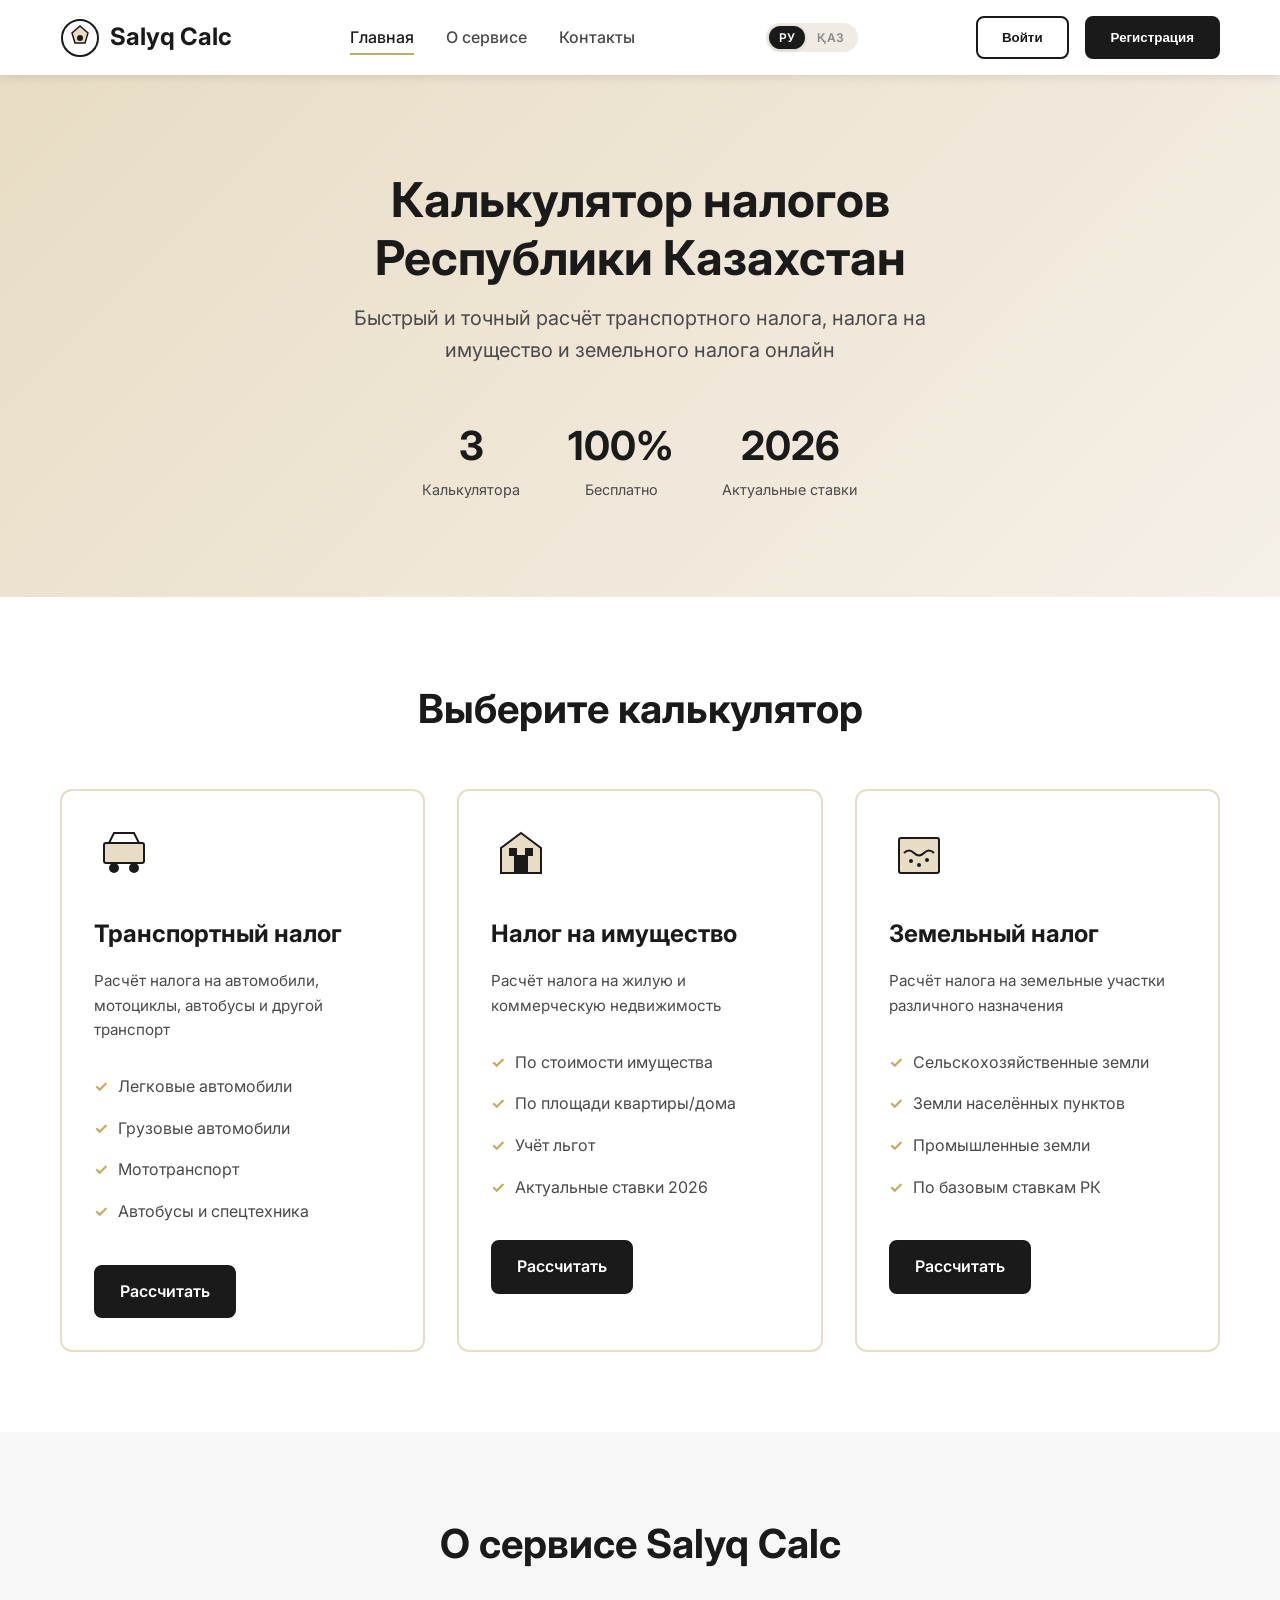
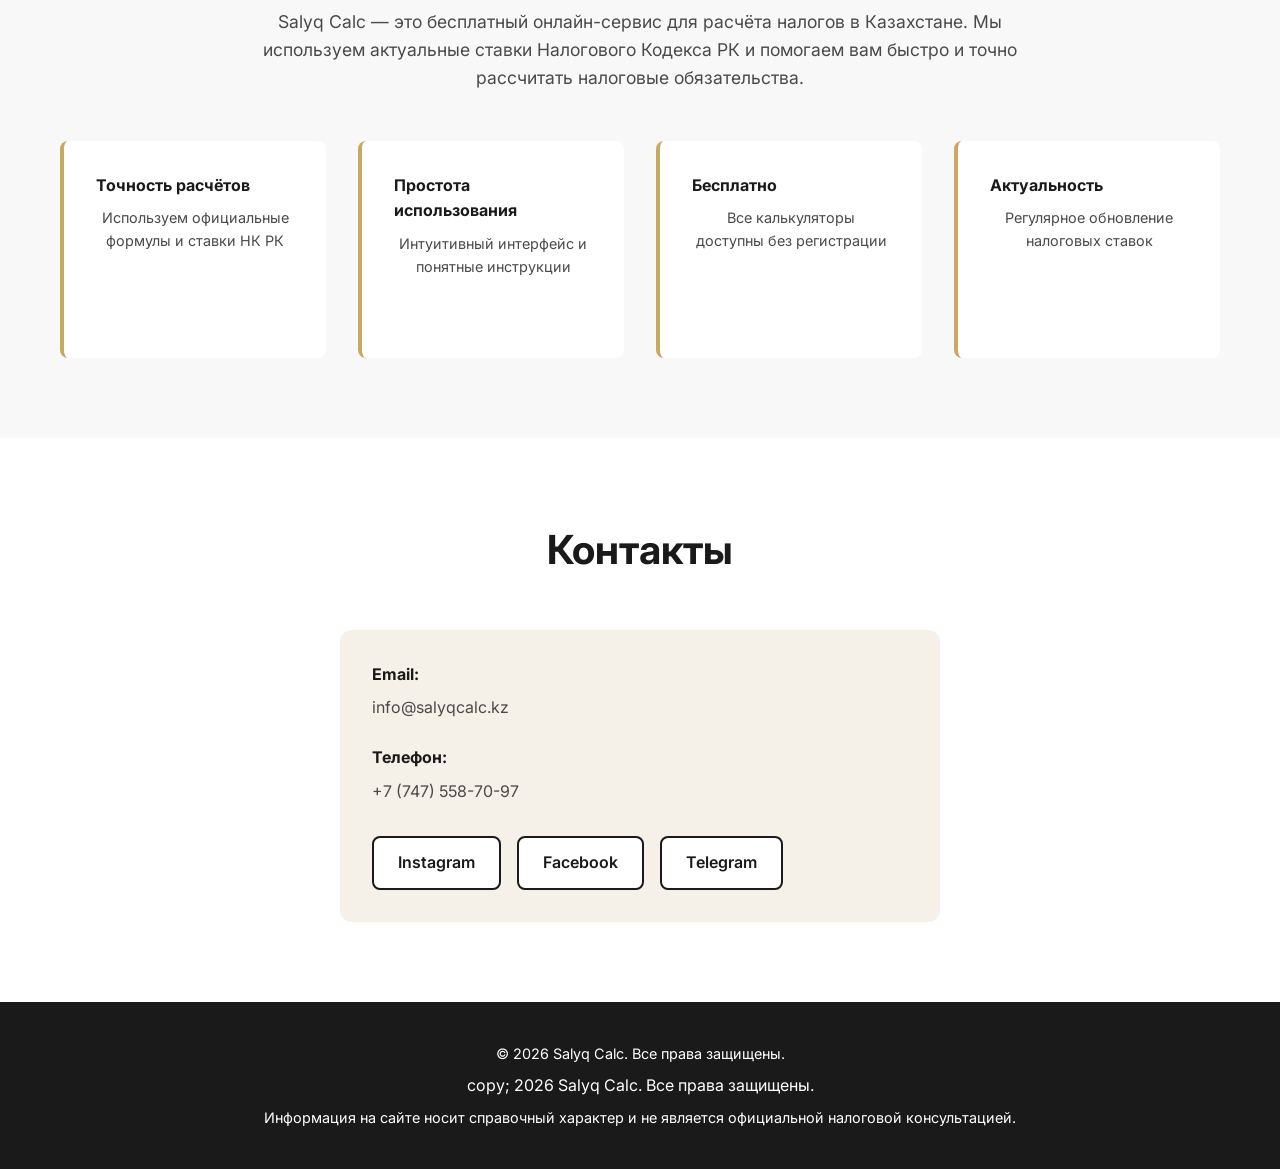
<file: index.html>
<!DOCTYPE html>
<html lang="ru">
<head>
    <meta charset="UTF-8">
    <meta name="viewport" content="width=device-width, initial-scale=1.0">
    <title>Salyq Calc - Калькулятор налогов Казахстана</title>
    <link rel="icon" type="image/svg+xml" href="favicon.svg">
    <link rel="stylesheet" href="css/style.css">
    <link rel="stylesheet" href="css/auth.css">
    <link href="https://fonts.googleapis.com/css2?family=Inter:wght@300;400;500;600;700&display=swap" rel="stylesheet">
</head>
<body>
    <nav class="navbar">
        <div class="container">
            <div class="nav-content">
                <a href="index.html" class="logo">
                    <svg width="40" height="40" viewBox="0 0 40 40" fill="none"><circle cx="20" cy="20" r="18" stroke="#1a1a1a" stroke-width="2"/><path d="M20 8 L28 15 L25 25 L15 25 L12 15 Z" fill="#e8dcc4" stroke="#1a1a1a" stroke-width="1.5"/><circle cx="20" cy="20" r="3" fill="#1a1a1a"/></svg>
                    <span>Salyq Calc</span>
                </a>
                <div class="nav-links">
                    <a href="index.html" class="active" data-i18n="nav.home">Главная</a>
                    <a href="#about" data-i18n="nav.about">О сервисе</a>
                    <a href="#contact" data-i18n="nav.contact">Контакты</a>
                </div>
                <div class="lang-switcher"><button class="lang-btn active" data-lang="ru">РУ</button><button class="lang-btn" data-lang="kk">ҚАЗ</button></div>
                <div class="auth-buttons" id="authButtons">
                    <button class="btn-secondary" id="loginBtn" data-i18n="nav.login">Войти</button>
                    <button class="btn-primary" id="registerBtn" data-i18n="nav.register">Регистрация</button>
                </div>
                <div class="user-menu" id="userMenu" style="display:none;">
                    <button class="user-avatar-btn" id="userAvatarBtn">
                        <div class="avatar-circle" id="navAvatar"></div>
                        <span id="navUserName"></span>
                        <svg width="14" height="14" viewBox="0 0 24 24" fill="none" stroke="currentColor" stroke-width="2.5"><polyline points="6 9 12 15 18 9"/></svg>
                    </button>
                </div>
                <div class="mobile-menu-toggle" id="mobileMenuToggle"><span></span><span></span><span></span></div>
            </div>
        </div>
    </nav>

    <div id="userDropdown" class="user-dropdown" style="display:none;">
        <div class="dropdown-header">
            <div class="dropdown-avatar" id="dropdownAvatar"></div>
            <div class="dropdown-info">
                <div class="dropdown-name" id="dropdownName"></div>
                <div class="dropdown-email" id="dropdownEmail"></div>
            </div>
        </div>
        <hr class="dropdown-divider">
        <button class="dropdown-item" id="dropdownLogout">
            <svg viewBox="0 0 24 24" fill="none" stroke="currentColor" stroke-width="2"><path d="M9 21H5a2 2 0 0 1-2-2V5a2 2 0 0 1 2-2h4"/><polyline points="16 17 21 12 16 7"/><line x1="21" y1="12" x2="9" y2="12"/></svg>
            <span data-i18n="nav.logout">Выйти</span>
        </button>
    </div>

    <section class="hero">
        <div class="container">
            <div class="hero-content">
                <h1 data-i18n="hero.title">Калькулятор налогов<br>Республики Казахстан</h1>
                <p data-i18n="hero.subtitle">Быстрый и точный расчёт транспортного налога, налога на имущество и земельного налога онлайн</p>
                <div class="hero-stats">
                    <div class="stat"><span class="stat-number">3</span><span class="stat-label" data-i18n="hero.stat1">Калькулятора</span></div>
                    <div class="stat"><span class="stat-number">100%</span><span class="stat-label" data-i18n="hero.stat2">Бесплатно</span></div>
                    <div class="stat"><span class="stat-number">2026</span><span class="stat-label" data-i18n="hero.stat3">Актуальные ставки</span></div>
                </div>
            </div>
        </div>
    </section>

    <section class="calculators">
        <div class="container">
            <h2 data-i18n="calc.choose">Выберите калькулятор</h2>
            <div class="calculator-grid">
                <div class="calculator-card">
                    <div class="card-icon"><svg width="60" height="60" viewBox="0 0 60 60" fill="none"><rect x="10" y="20" width="40" height="20" rx="2" fill="#e8dcc4" stroke="#1a1a1a" stroke-width="2"/><circle cx="20" cy="45" r="5" fill="#1a1a1a"/><circle cx="40" cy="45" r="5" fill="#1a1a1a"/><path d="M15 20 L20 10 L40 10 L45 20" stroke="#1a1a1a" stroke-width="2" fill="none"/></svg></div>
                    <h3 data-i18n="calc.transport.title">Транспортный налог</h3>
                    <p data-i18n="calc.transport.desc">Расчёт налога на автомобили, мотоциклы, автобусы и другой транспорт</p>
                    <ul class="features"><li data-i18n="calc.transport.li1">Легковые автомобили</li><li data-i18n="calc.transport.li2">Грузовые автомобили</li><li data-i18n="calc.transport.li3">Мототранспорт</li><li data-i18n="calc.transport.li4">Автобусы и спецтехника</li></ul>
                    <a href="transport.html" class="btn-primary" data-i18n="calc.transport.btn">Рассчитать</a>
                </div>
                <div class="calculator-card">
                    <div class="card-icon"><svg width="60" height="60" viewBox="0 0 60 60" fill="none"><path d="M30 10 L50 25 L50 50 L10 50 L10 25 Z" fill="#e8dcc4" stroke="#1a1a1a" stroke-width="2"/><rect x="23" y="32" width="14" height="18" fill="#1a1a1a"/><rect x="18" y="25" width="8" height="8" fill="#1a1a1a"/><rect x="34" y="25" width="8" height="8" fill="#1a1a1a"/></svg></div>
                    <h3 data-i18n="calc.property.title">Налог на имущество</h3>
                    <p data-i18n="calc.property.desc">Расчёт налога на жилую и коммерческую недвижимость</p>
                    <ul class="features"><li data-i18n="calc.property.li1">По стоимости имущества</li><li data-i18n="calc.property.li2">По площади квартиры/дома</li><li data-i18n="calc.property.li3">Учёт льгот</li><li data-i18n="calc.property.li4">Актуальные ставки 2026</li></ul>
                    <a href="property.html" class="btn-primary" data-i18n="calc.property.btn">Рассчитать</a>
                </div>
                <div class="calculator-card">
                    <div class="card-icon"><svg width="60" height="60" viewBox="0 0 60 60" fill="none"><rect x="10" y="15" width="40" height="35" rx="2" fill="#e8dcc4" stroke="#1a1a1a" stroke-width="2"/><path d="M15 30 Q20 25 25 30 T35 30 T45 30" stroke="#1a1a1a" stroke-width="2" fill="none"/><circle cx="22" cy="38" r="2" fill="#1a1a1a"/><circle cx="30" cy="42" r="2" fill="#1a1a1a"/><circle cx="38" cy="37" r="2" fill="#1a1a1a"/></svg></div>
                    <h3 data-i18n="calc.land.title">Земельный налог</h3>
                    <p data-i18n="calc.land.desc">Расчёт налога на земельные участки различного назначения</p>
                    <ul class="features"><li data-i18n="calc.land.li1">Сельскохозяйственные земли</li><li data-i18n="calc.land.li2">Земли населённых пунктов</li><li data-i18n="calc.land.li3">Промышленные земли</li><li data-i18n="calc.land.li4">По базовым ставкам РК</li></ul>
                    <a href="land.html" class="btn-primary" data-i18n="calc.land.btn">Рассчитать</a>
                </div>
            </div>
        </div>
    </section>

    <section class="about" id="about">
        <div class="container">
            <div class="about-content">
                <h2 data-i18n="about.title">О сервисе Salyq Calc</h2>
                <p data-i18n="about.desc">Salyq Calc — это бесплатный онлайн-сервис для расчёта налогов в Казахстане. Мы используем актуальные ставки Налогового Кодекса РК и помогаем вам быстро и точно рассчитать налоговые обязательства.</p>
                <div class="features-grid">
                    <div class="feature-item"><h4 data-i18n="about.f1.title">Точность расчётов</h4><p data-i18n="about.f1.desc">Используем официальные формулы и ставки НК РК</p></div>
                    <div class="feature-item"><h4 data-i18n="about.f2.title">Простота использования</h4><p data-i18n="about.f2.desc">Интуитивный интерфейс и понятные инструкции</p></div>
                    <div class="feature-item"><h4 data-i18n="about.f3.title">Бесплатно</h4><p data-i18n="about.f3.desc">Все калькуляторы доступны без регистрации</p></div>
                    <div class="feature-item"><h4 data-i18n="about.f4.title">Актуальность</h4><p data-i18n="about.f4.desc">Регулярное обновление налоговых ставок</p></div>
                </div>
            </div>
        </div>
    </section>

    <section class="contact" id="contact">
        <div class="container">
            <h2 data-i18n="contact.title">Контакты</h2>
            <div class="contact-content">
                <div class="contact-info">
                    <div class="contact-item"><strong>Email:</strong><a href="mailto:info@salyqcalc.kz">info@salyqcalc.kz</a></div>
                    <div class="contact-item"><strong>Телефон:</strong><a href="tel:+77475587097">+7 (747) 558-70-97</a></div>
                    <div class="social-links">
                        <a href="https://www.instagram.com/beisekul_a" class="social-link">Instagram</a>
                        <a href="https://www.facebook.com/profile.php?id=61570701781071" class="social-link">Facebook</a>
                        <a href="https://t.me/Aruzh88" class="social-link">Telegram</a>
                    </div>
                </div>
            </div>
        </div>
    </section>

    <footer>
        <div class="container">
            <p><p>&copy; 2026 Salyq Calc. Все права защищены.</p>copy; 2026 Salyq Calc. <span data-i18n="footer.rights">Все права защищены.</span></p>
            <p data-i18n="footer.disclaimer">Информация на сайте носит справочный характер и не является официальной налоговой консультацией.</p>
        </div>
    </footer>

    <!-- LOGIN MODAL -->
    <div id="loginModal" class="modal">
        <div class="modal-backdrop" data-close="loginModal"></div>
        <div class="modal-content auth-modal">
            <button class="modal-close" data-close="loginModal">&times;</button>
            <div class="modal-brand"><svg width="30" height="30" viewBox="0 0 40 40" fill="none"><circle cx="20" cy="20" r="18" stroke="#1a1a1a" stroke-width="2"/><path d="M20 8 L28 15 L25 25 L15 25 L12 15 Z" fill="#e8dcc4" stroke="#1a1a1a" stroke-width="1.5"/><circle cx="20" cy="20" r="3" fill="#1a1a1a"/></svg><span>Salyq Calc</span></div>
            <h2 data-i18n="auth.login.title">Добро пожаловать!</h2>
            <p class="modal-subtitle" data-i18n="auth.login.subtitle">Войдите в свой аккаунт</p>
            <div class="auth-alert" id="loginAlert" style="display:none;"></div>
            <form id="loginForm" novalidate>
                <div class="auth-field">
                    <label for="loginEmail" data-i18n="auth.login.email">Email адрес</label>
                    <div class="input-wrap">
                        <svg class="input-icon" viewBox="0 0 24 24" fill="none" stroke="currentColor" stroke-width="2"><path d="M4 4h16c1.1 0 2 .9 2 2v12c0 1.1-.9 2-2 2H4c-1.1 0-2-.9-2-2V6c0-1.1.9-2 2-2z"/><polyline points="22,6 12,13 2,6"/></svg>
                        <input type="email" id="loginEmail" placeholder="example@email.com" autocomplete="email">
                    </div>
                    <span class="field-error" id="loginEmailErr"></span>
                </div>
                <div class="auth-field">
                    <label for="loginPassword" data-i18n="auth.login.password">Пароль</label>
                    <div class="input-wrap">
                        <svg class="input-icon" viewBox="0 0 24 24" fill="none" stroke="currentColor" stroke-width="2"><rect x="3" y="11" width="18" height="11" rx="2"/><path d="M7 11V7a5 5 0 0 1 10 0v4"/></svg>
                        <input type="password" id="loginPassword" placeholder="Введите пароль" autocomplete="current-password">
                        <button type="button" class="toggle-pw" data-for="loginPassword" title="Показать"><svg viewBox="0 0 24 24" fill="none" stroke="currentColor" stroke-width="2"><path d="M1 12s4-8 11-8 11 8 11 8-4 8-11 8-11-8-11-8z"/><circle cx="12" cy="12" r="3"/></svg></button>
                    </div>
                    <span class="field-error" id="loginPasswordErr"></span>
                </div>
                <div class="auth-row">
                    <label class="checkbox-label"><input type="checkbox" id="rememberMe"><span data-i18n="auth.login.remember">Запомнить меня</span></label>
                </div>
                <button type="submit" class="btn-primary btn-auth" id="loginSubmit">
                    <span class="btn-text" data-i18n="auth.login.btn">Войти</span>
                    <span class="btn-loader" style="display:none;"></span>
                </button>
            </form>
            <p class="modal-switch"><span data-i18n="auth.login.noAccount">Нет аккаунта?</span> <a href="#" id="switchToRegister" data-i18n="auth.login.switch">Зарегистрироваться</a></p>
        </div>
    </div>

    <!-- REGISTER MODAL -->
    <div id="registerModal" class="modal">
        <div class="modal-backdrop" data-close="registerModal"></div>
        <div class="modal-content auth-modal">
            <button class="modal-close" data-close="registerModal">&times;</button>
            <div class="modal-brand"><svg width="30" height="30" viewBox="0 0 40 40" fill="none"><circle cx="20" cy="20" r="18" stroke="#1a1a1a" stroke-width="2"/><path d="M20 8 L28 15 L25 25 L15 25 L12 15 Z" fill="#e8dcc4" stroke="#1a1a1a" stroke-width="1.5"/><circle cx="20" cy="20" r="3" fill="#1a1a1a"/></svg><span>Salyq Calc</span></div>
            <h2 data-i18n="auth.reg.title">Создать аккаунт</h2>
            <p class="modal-subtitle" data-i18n="auth.reg.subtitle">Зарегистрируйтесь бесплатно</p>
            <div class="auth-alert" id="registerAlert" style="display:none;"></div>
            <form id="registerForm" novalidate>
                <div class="auth-field">
                    <label for="regName" data-i18n="auth.reg.name">Имя и фамилия</label>
                    <div class="input-wrap">
                        <svg class="input-icon" viewBox="0 0 24 24" fill="none" stroke="currentColor" stroke-width="2"><path d="M20 21v-2a4 4 0 0 0-4-4H8a4 4 0 0 0-4 4v2"/><circle cx="12" cy="7" r="4"/></svg>
                        <input type="text" id="regName" placeholder="Алихан Сейткали" autocomplete="name">
                    </div>
                    <span class="field-error" id="regNameErr"></span>
                </div>
                <div class="auth-field">
                    <label for="regEmail" data-i18n="auth.reg.email">Email адрес</label>
                    <div class="input-wrap">
                        <svg class="input-icon" viewBox="0 0 24 24" fill="none" stroke="currentColor" stroke-width="2"><path d="M4 4h16c1.1 0 2 .9 2 2v12c0 1.1-.9 2-2 2H4c-1.1 0-2-.9-2-2V6c0-1.1.9-2 2-2z"/><polyline points="22,6 12,13 2,6"/></svg>
                        <input type="email" id="regEmail" placeholder="example@email.com" autocomplete="email">
                    </div>
                    <span class="field-error" id="regEmailErr"></span>
                </div>
                <div class="auth-field">
                    <label for="regPassword" data-i18n="auth.reg.password">Пароль <small>(минимум 6 символов)</small></label>
                    <div class="input-wrap">
                        <svg class="input-icon" viewBox="0 0 24 24" fill="none" stroke="currentColor" stroke-width="2"><rect x="3" y="11" width="18" height="11" rx="2"/><path d="M7 11V7a5 5 0 0 1 10 0v4"/></svg>
                        <input type="password" id="regPassword" placeholder="Придумайте пароль" autocomplete="new-password">
                        <button type="button" class="toggle-pw" data-for="regPassword" title="Показать"><svg viewBox="0 0 24 24" fill="none" stroke="currentColor" stroke-width="2"><path d="M1 12s4-8 11-8 11 8 11 8-4 8-11 8-11-8-11-8z"/><circle cx="12" cy="12" r="3"/></svg></button>
                    </div>
                    <div class="strength-wrap" id="strengthWrap" style="display:none;">
                        <div class="strength-bar"><div class="strength-fill" id="strengthFill"></div></div>
                        <span class="strength-label" id="strengthLabel"></span>
                    </div>
                    <span class="field-error" id="regPasswordErr"></span>
                </div>
                <div class="auth-field">
                    <label for="regConfirm" data-i18n="auth.reg.confirm">Подтвердите пароль</label>
                    <div class="input-wrap">
                        <svg class="input-icon" viewBox="0 0 24 24" fill="none" stroke="currentColor" stroke-width="2"><rect x="3" y="11" width="18" height="11" rx="2"/><path d="M7 11V7a5 5 0 0 1 10 0v4"/></svg>
                        <input type="password" id="regConfirm" placeholder="Повторите пароль" autocomplete="new-password">
                        <button type="button" class="toggle-pw" data-for="regConfirm" title="Показать"><svg viewBox="0 0 24 24" fill="none" stroke="currentColor" stroke-width="2"><path d="M1 12s4-8 11-8 11 8 11 8-4 8-11 8-11-8-11-8z"/><circle cx="12" cy="12" r="3"/></svg></button>
                    </div>
                    <span class="field-error" id="regConfirmErr"></span>
                </div>
                <button type="submit" class="btn-primary btn-auth" id="registerSubmit">
                    <span class="btn-text" data-i18n="auth.reg.btn">Создать аккаунт</span>
                    <span class="btn-loader" style="display:none;"></span>
                </button>
            </form>
            <p class="modal-switch"><span data-i18n="auth.reg.hasAccount">Уже есть аккаунт?</span> <a href="#" id="switchToLogin" data-i18n="auth.reg.switch">Войти</a></p>
        </div>
    </div>

    <div id="toast" class="toast"></div>
    <script src="js/i18n.js"></script>
    <script src="js/auth.js"></script>
</body>
</html>
</file>
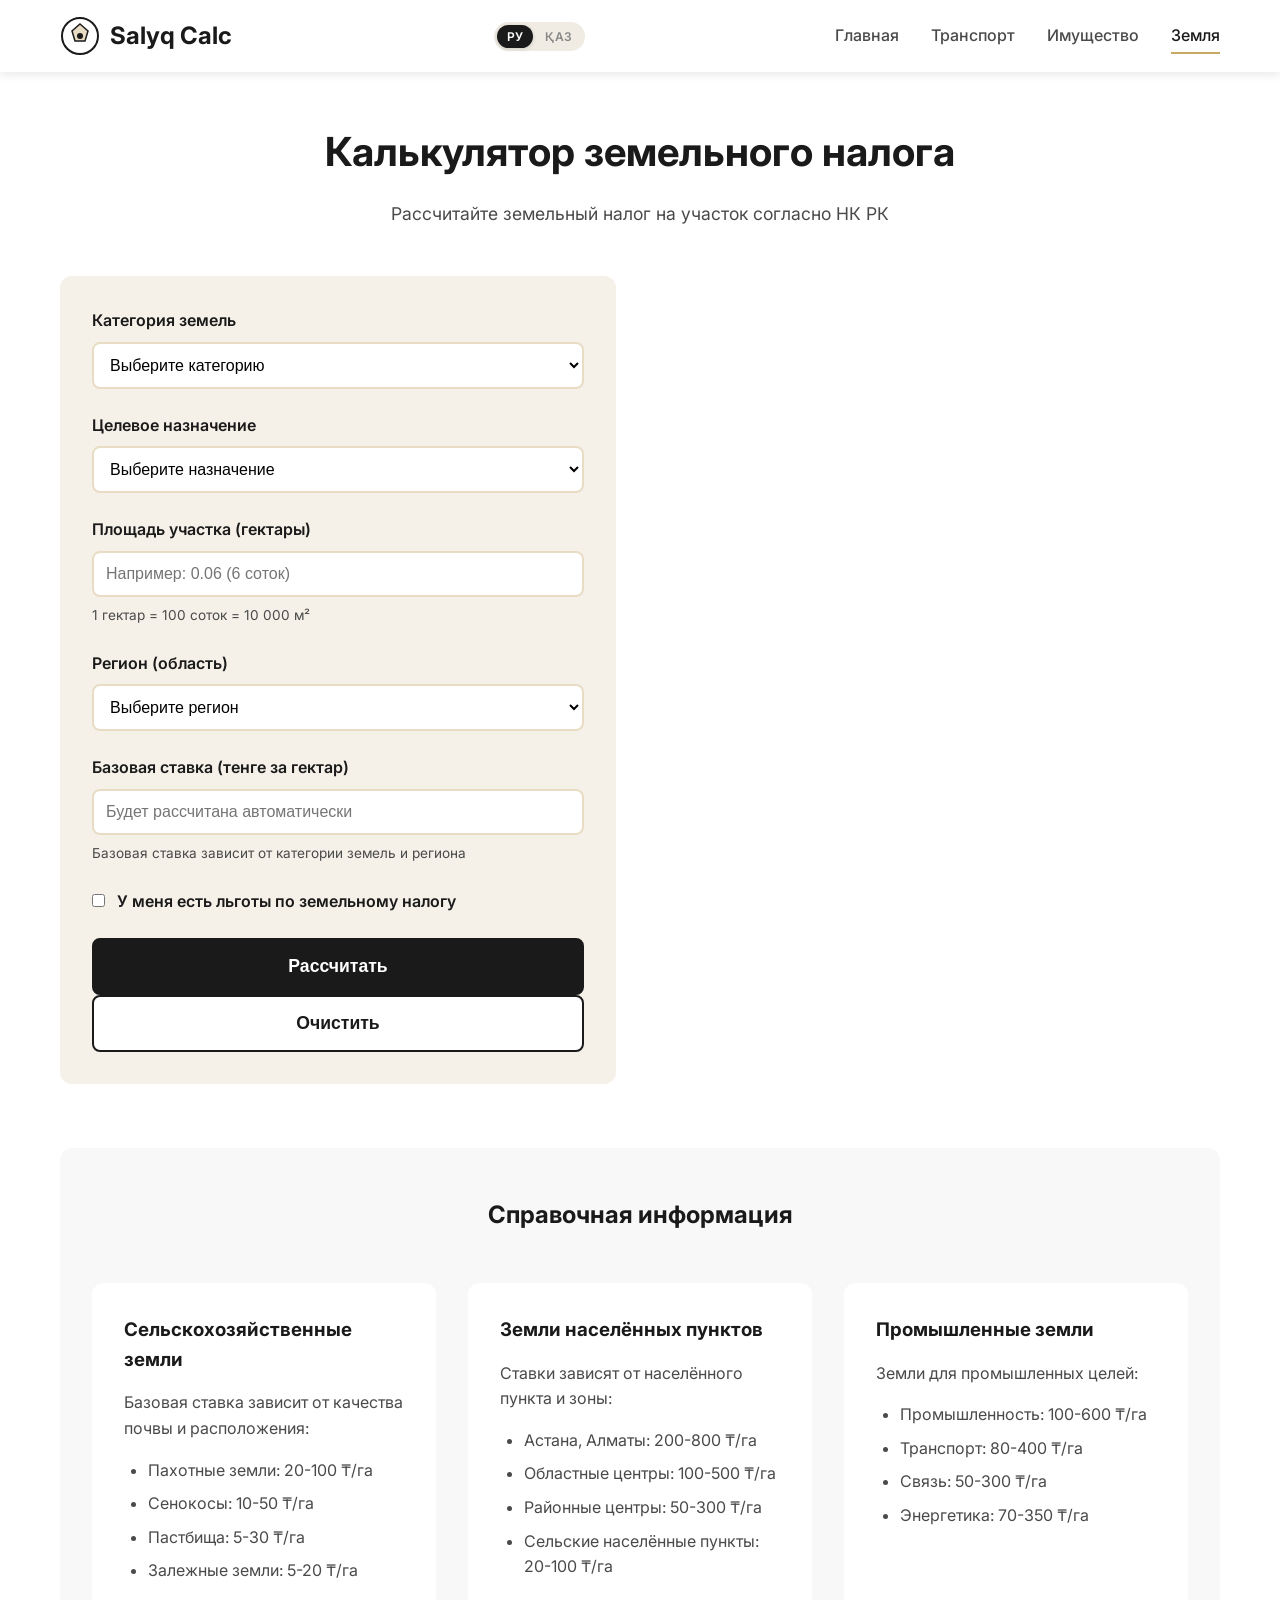
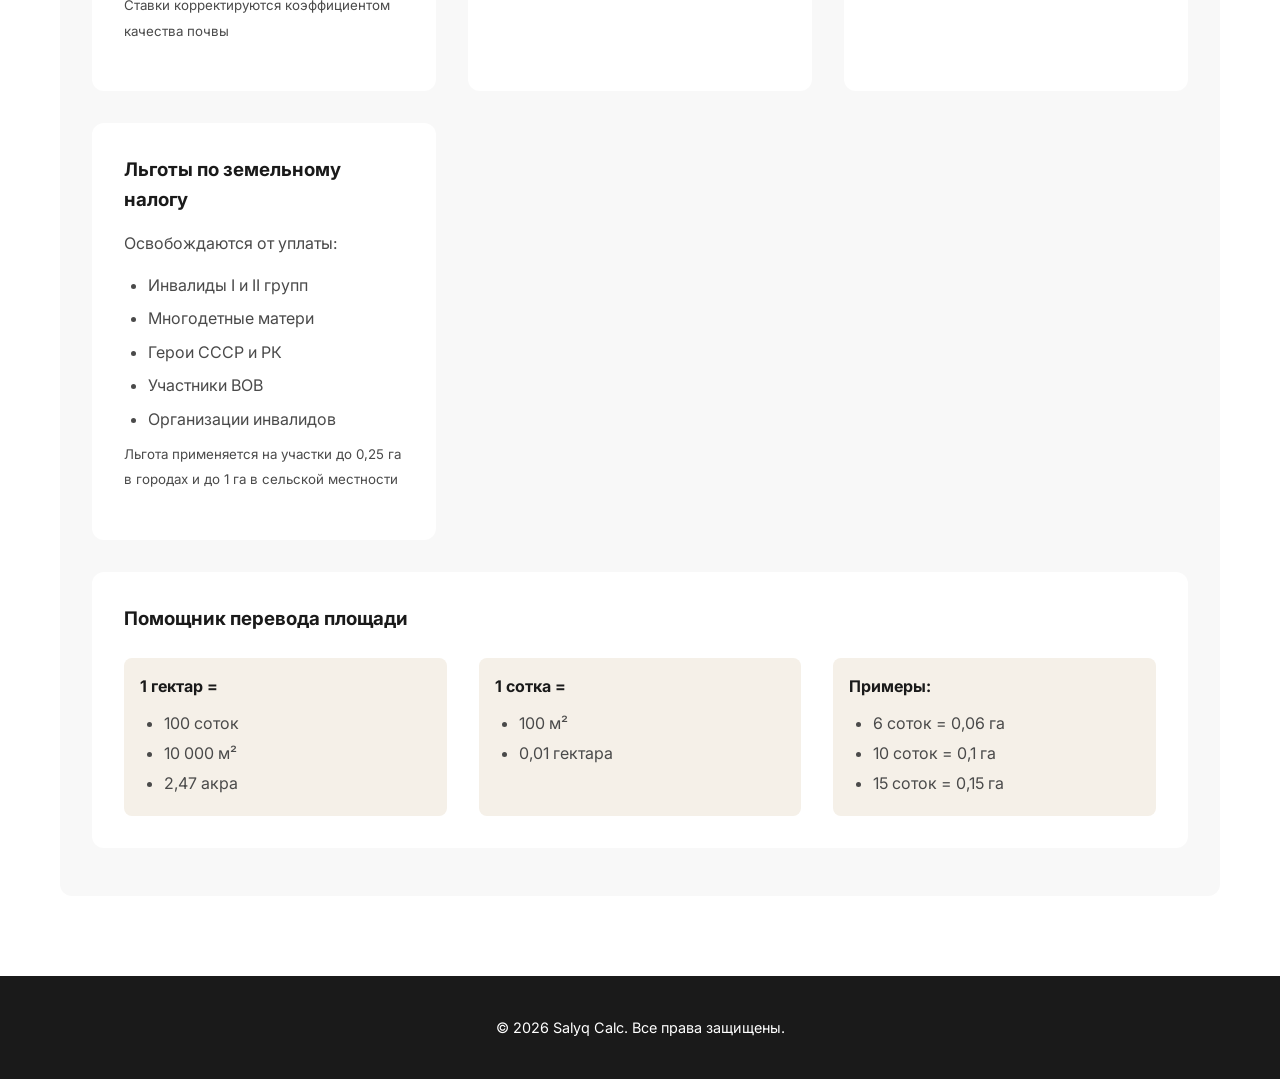
<file: land.html>
<!DOCTYPE html>
<html lang="kk">
<head>
    <meta charset="UTF-8">
    <meta name="viewport" content="width=device-width, initial-scale=1.0">
    <title>Земельный налог - Salyq Calc</title>
    <link rel="icon" type="image/svg+xml" href="favicon.svg">
    <link rel="stylesheet" href="css/style.css">
    <link href="https://fonts.googleapis.com/css2?family=Inter:wght@300;400;500;600;700&display=swap" rel="stylesheet">
</head>
<body>
    <!-- Navigation -->
    <nav class="navbar">
        <div class="container">
            <div class="nav-content">
                <div class="logo">
                    <svg width="40" height="40" viewBox="0 0 40 40" fill="none" xmlns="http://www.w3.org/2000/svg">
                        <circle cx="20" cy="20" r="18" stroke="#1a1a1a" stroke-width="2"/>
                        <path d="M20 8 L28 15 L25 25 L15 25 L12 15 Z" fill="#e8dcc4" stroke="#1a1a1a" stroke-width="1.5"/>
                        <circle cx="20" cy="20" r="3" fill="#1a1a1a"/>
                    </svg>
                    <span>Salyq Calc</span>
                </div>
                <div class="lang-switcher"><button class="lang-btn active" data-lang="ru">РУ</button><button class="lang-btn" data-lang="kk">ҚАЗ</button></div>
                <div class="nav-links">
                    <a href="index.html" data-i18n="nav.home">Главная</a>
                    <a href="transport.html" data-i18n="nav.transport">Транспорт</a>
                    <a href="property.html" data-i18n="nav.property">Имущество</a>
                    <a href="land.html" class="active" data-i18n="nav.land">Земля</a>
                </div>
            </div>
        </div>
    </nav>

    <!-- Calculator Section -->
    <section class="calculator-page">
        <div class="container">
            <div class="page-header">
                <h1 data-i18n="land.title">Калькулятор земельного налога</h1>
                <p data-i18n="land.subtitle">Рассчитайте земельный налог на участок согласно НК РК</p>
            </div>

            <div class="calculator-wrapper">
                <div class="calculator-form">
                    <form id="landForm">
                        <div class="form-group">
                            <label data-i18n="form.landCategory">Категория земель</label>
                            <select id="landCategory" required>
                                <option value="" data-i18n="form.landCategory.default">Выберите категорию</option>
                                <option value="agricultural" data-i18n="form.landCategory.agricultural">Сельскохозяйственные земли</option>
                                <option value="settlement" data-i18n="form.landCategory.settlement">Земли населённых пунктов</option>
                                <option value="industrial" data-i18n="form.landCategory.industrial">Земли промышленности</option>
                                <option value="forest" data-i18n="form.landCategory.forest">Земли лесного фонда</option>
                                <option value="water" data-i18n="form.landCategory.water">Земли водного фонда</option>
                                <option value="reserve" data-i18n="form.landCategory.reserve">Земли запаса</option>
                            </select>
                        </div>

                        <div class="form-group">
                            <label data-i18n="form.landPurpose">Целевое назначение</label>
                            <select id="landPurpose" required>
                                <option value="">Выберите назначение</option>
                                <!-- Options will be populated based on category -->
                            </select>
                        </div>

                        <div class="form-group">
                            <label data-i18n="form.landArea">Площадь участка (гектары)</label>
                            <input type="number" id="landArea" placeholder="Например: 0.06 (6 соток)" min="0" step="0.01" required>
                            <small data-i18n="form.landArea.hint">1 гектар = 100 соток = 10 000 м²</small>
                        </div>

                        <div class="form-group">
                            <label data-i18n="form.region">Регион (область)</label>
                            <select id="region" required>
                                <option value="" data-i18n="form.region.default">Выберите регион</option>
                                <option value="astana" data-i18n="form.region.astana">г. Астана</option>
                                <option value="almaty" data-i18n="form.region.almaty">г. Алматы</option>
                                <option value="shymkent" data-i18n="form.region.shymkent">г. Шымкент</option>
                                <option value="akmola" data-i18n="form.region.akmola">Акмолинская область</option>
                                <option value="aktobe" data-i18n="form.region.aktobe">Актюбинская область</option>
                                <option value="almaty-region" data-i18n="form.region.almaty-region">Алматинская область</option>
                                <option value="atyrau" data-i18n="form.region.atyrau">Атырауская область</option>
                                <option value="vko" data-i18n="form.region.vko">Восточно-Казахстанская область</option>
                                <option value="zhambyl" data-i18n="form.region.zhambyl">Жамбылская область</option>
                                <option value="zko" data-i18n="form.region.zko">Западно-Казахстанская область</option>
                                <option value="karaganda" data-i18n="form.region.karaganda">Карагандинская область</option>
                                <option value="kostanay" data-i18n="form.region.kostanay">Костанайская область</option>
                                <option value="kyzylorda" data-i18n="form.region.kyzylorda">Кызылординская область</option>
                                <option value="mangystau" data-i18n="form.region.mangystau">Мангистауская область</option>
                                <option value="pavlodar" data-i18n="form.region.pavlodar">Павлодарская область</option>
                                <option value="sko" data-i18n="form.region.sko">Северо-Казахстанская область</option>
                                <option value="turkestan" data-i18n="form.region.turkestan">Туркестанская область</option>
                            </select>
                        </div>

                        <div class="form-group">
                            <label data-i18n="form.baseRate">Базовая ставка (тенге за гектар)</label>
                            <input type="number" id="baseRate" placeholder="Будет рассчитана автоматически" readonly>
                            <small data-i18n="form.baseRate.hint">Базовая ставка зависит от категории земель и региона</small>
                        </div>

                        <div class="form-group">
                            <label>
                                <input type="checkbox" id="hasBenefits">
                                <span data-i18n="form.landBenefits">У меня есть льготы по земельному налогу</span>
                            </label>
                        </div>

                        <button type="submit" class="btn-primary btn-large" data-i18n="form.calculate">Рассчитать налог</button>
                        <button type="button" class="btn-secondary btn-large" id="resetBtn" data-i18n="form.reset">Очистить</button>
                    </form>
                </div>

                <div class="calculator-result" id="resultSection" style="display: none;">
                    <div class="result-card">
                        <h3 data-i18n="result.title">Результат расчёта</h3>
                        <div class="result-main">
                            <span class="result-label" data-i18n="result.land.label">Сумма земельного налога:</span>
                            <span class="result-value" id="taxAmount">0 ₸</span>
                        </div>
                        <div class="result-details" id="resultDetails"></div>
                        <div class="result-info">
                            <p data-i18n="result.land.note"><strong>Примечание:</strong> Расчёт произведён на основе базовых ставок. Фактическая сумма может варьироваться в зависимости от коэффициентов и местных особенностей.</p>
                        </div>
                    </div>

                    <div class="info-card">
                        <h4 data-i18n="payment.land.title">Сроки уплаты</h4>
                        <ul>
                            <li data-i18n="payment.land.li1">Налоговый период — календарный год</li>
                            <li data-i18n="payment.land.li2">Срок уплаты — до 1 октября года, следующего за отчётным</li>
                            <li data-i18n="payment.land.li3">Для юридических лиц — авансовые платежи ежеквартально</li>
                        </ul>
                    </div>
                </div>
            </div>

            <!-- Tax Info -->
            <div class="tax-info">
                <h2 data-i18n="info.title">Справочная информация</h2>
                <div class="info-grid">
                    <div class="info-item">
                        <h3 data-i18n="info.land.agri.title">Сельскохозяйственные земли</h3>
                        <p data-i18n="info.land.agri.desc">Базовая ставка зависит от качества почвы и расположения:</p>
                        <ul>
                            <li>Пахотные земли: 20-100 ₸/га</li>
                            <li>Сенокосы: 10-50 ₸/га</li>
                            <li>Пастбища: 5-30 ₸/га</li>
                            <li>Залежные земли: 5-20 ₸/га</li>
                        </ul>
                        <p><small data-i18n="info.land.agri.small">Ставки корректируются коэффициентом качества почвы</small></p>
                    </div>

                    <div class="info-item">
                        <h3 data-i18n="info.land.settlement.title">Земли населённых пунктов</h3>
                        <p data-i18n="info.land.settlement.desc">Ставки зависят от населённого пункта и зоны:</p>
                        <ul>
                            <li>Астана, Алматы: 200-800 ₸/га</li>
                            <li>Областные центры: 100-500 ₸/га</li>
                            <li>Районные центры: 50-300 ₸/га</li>
                            <li>Сельские населённые пункты: 20-100 ₸/га</li>
                        </ul>
                    </div>

                    <div class="info-item">
                        <h3 data-i18n="info.land.industrial.title">Промышленные земли</h3>
                        <p data-i18n="info.land.industrial.desc">Земли для промышленных целей:</p>
                        <ul>
                            <li>Промышленность: 100-600 ₸/га</li>
                            <li>Транспорт: 80-400 ₸/га</li>
                            <li>Связь: 50-300 ₸/га</li>
                            <li>Энергетика: 70-350 ₸/га</li>
                        </ul>
                    </div>

                    <div class="info-item">
                        <h3 data-i18n="info.land.benefits.title">Льготы по земельному налогу</h3>
                        <p data-i18n="info.land.benefits.desc">Освобождаются от уплаты:</p>
                        <ul>
                            <li>Инвалиды I и II групп</li>
                            <li>Многодетные матери</li>
                            <li>Герои СССР и РК</li>
                            <li>Участники ВОВ</li>
                            <li>Организации инвалидов</li>
                        </ul>
                        <p><small data-i18n="info.land.benefits.small">Льгота применяется на участки до 0,25 га в городах и до 1 га в сельской местности</small></p>
                    </div>
                </div>

                <div class="conversion-helper">
                    <h3 data-i18n="conversion.title">Помощник перевода площади</h3>
                    <div class="conversion-grid">
                        <div class="conversion-item">
                            <strong>1 гектар =</strong>
                            <ul>
                                <li>100 соток</li>
                                <li>10 000 м²</li>
                                <li>2,47 акра</li>
                            </ul>
                        </div>
                        <div class="conversion-item">
                            <strong>1 сотка =</strong>
                            <ul>
                                <li>100 м²</li>
                                <li>0,01 гектара</li>
                            </ul>
                        </div>
                        <div class="conversion-item">
                            <strong>Примеры:</strong>
                            <ul>
                                <li>6 соток = 0,06 га</li>
                                <li>10 соток = 0,1 га</li>
                                <li>15 соток = 0,15 га</li>
                            </ul>
                        </div>
                    </div>
                </div>
            </div>
        </div>
    </section>

    <!-- Footer -->
    <footer>
        <div class="container">
            <p>&copy; 2026 Salyq Calc. <span data-i18n="footer.rights">Все права защищены.</span></p>
        </div>
    </footer>

    <script src="js/i18n.js"></script>
    <script src="js/land.js"></script>
</body>
</html>
</file>
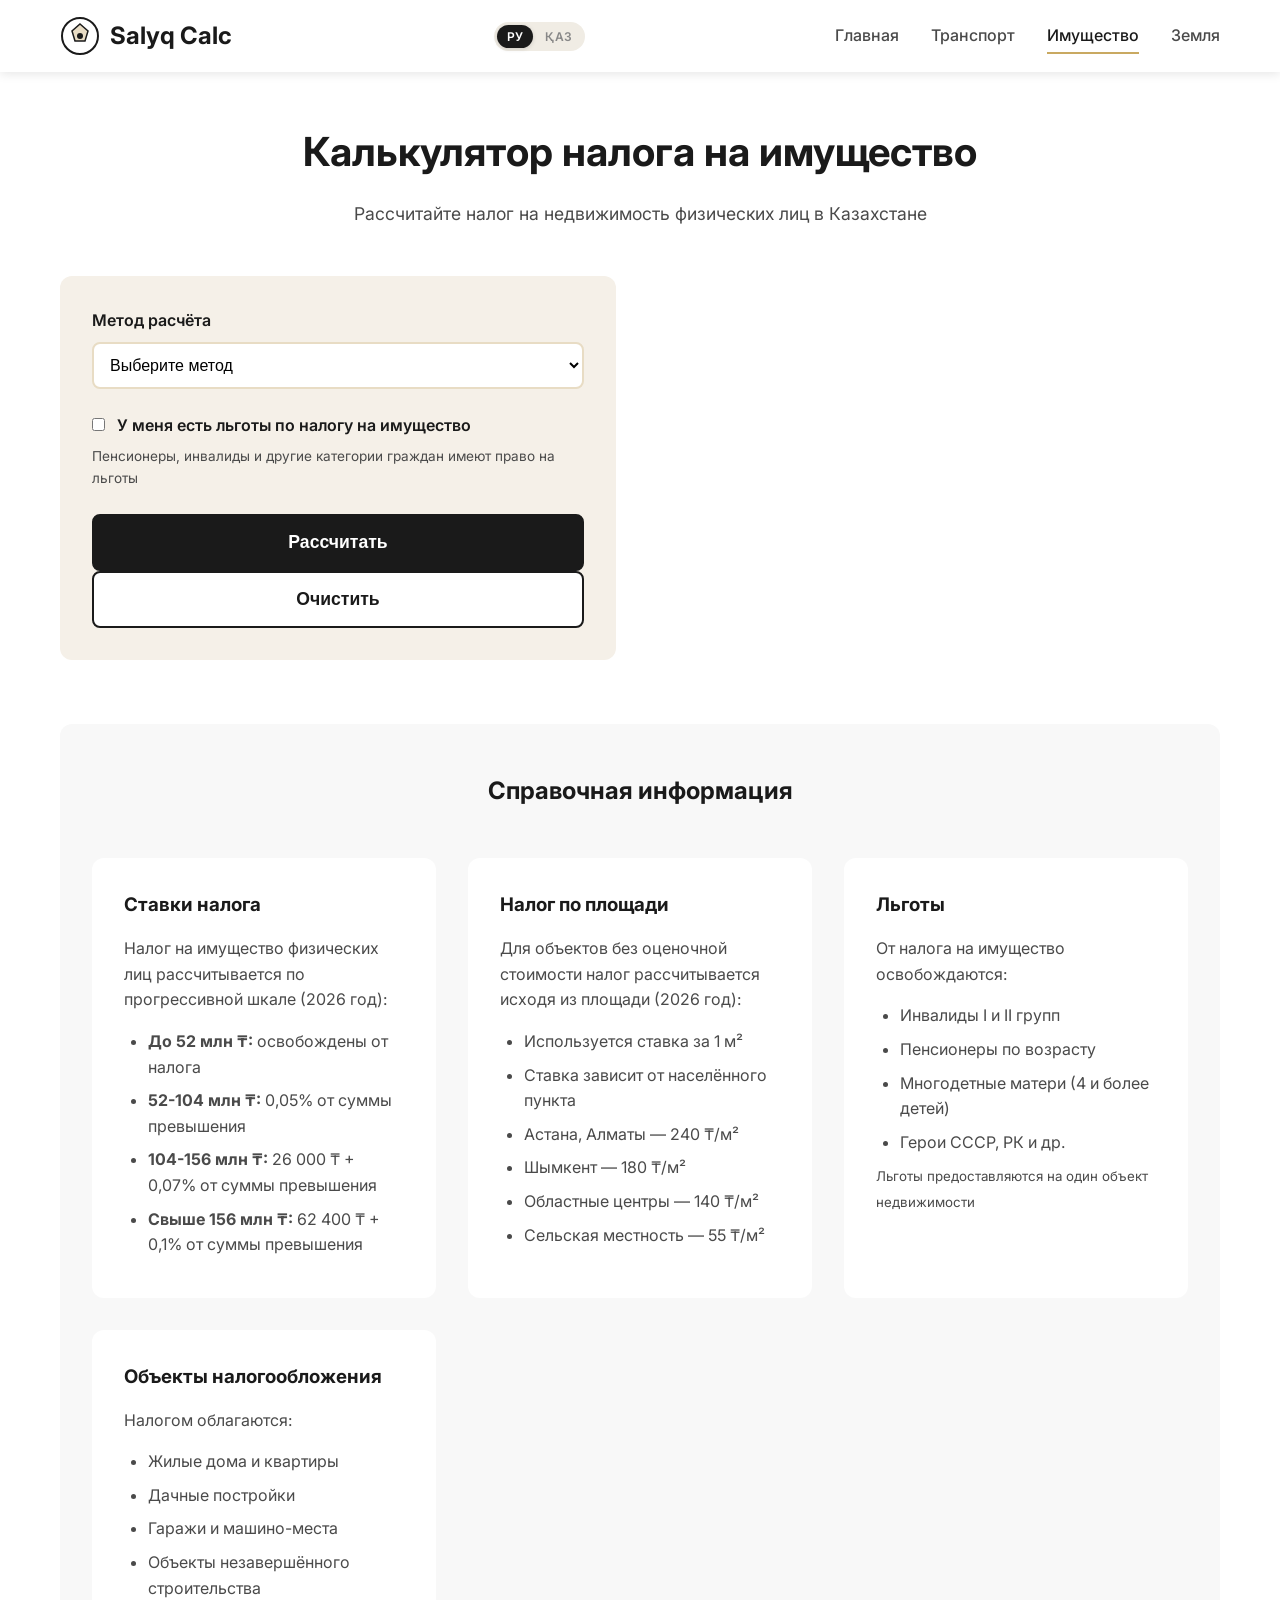
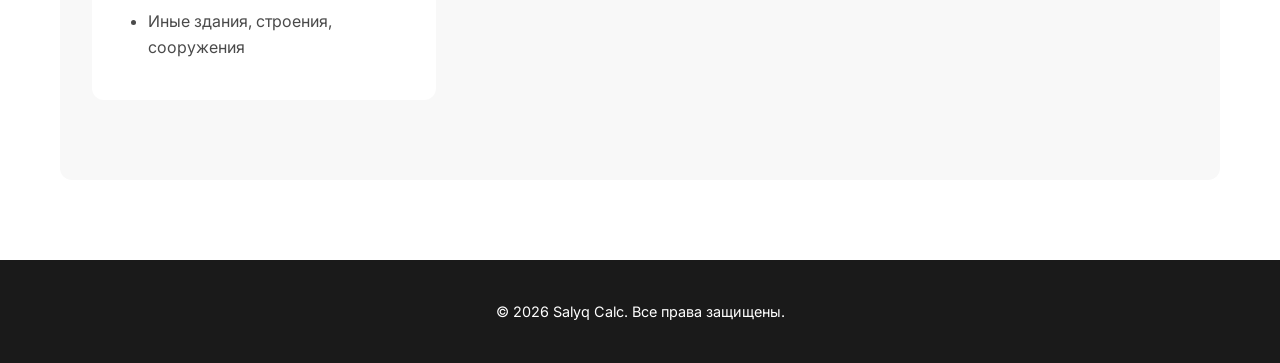
<file: property.html>
<!DOCTYPE html>
<html lang="kk">
<head>
    <meta charset="UTF-8">
    <meta name="viewport" content="width=device-width, initial-scale=1.0">
    <title>Налог на имущество - Salyq Calc</title>
    <link rel="icon" type="image/svg+xml" href="favicon.svg">
    <link rel="stylesheet" href="css/style.css">
    <link href="https://fonts.googleapis.com/css2?family=Inter:wght@300;400;500;600;700&display=swap" rel="stylesheet">
</head>
<body>
    <!-- Navigation -->
    <nav class="navbar">
        <div class="container">
            <div class="nav-content">
                <div class="logo">
                    <svg width="40" height="40" viewBox="0 0 40 40" fill="none" xmlns="http://www.w3.org/2000/svg">
                        <circle cx="20" cy="20" r="18" stroke="#1a1a1a" stroke-width="2"/>
                        <path d="M20 8 L28 15 L25 25 L15 25 L12 15 Z" fill="#e8dcc4" stroke="#1a1a1a" stroke-width="1.5"/>
                        <circle cx="20" cy="20" r="3" fill="#1a1a1a"/>
                    </svg>
                    <span>Salyq Calc</span>
                </div>
                <div class="lang-switcher"><button class="lang-btn active" data-lang="ru">РУ</button><button class="lang-btn" data-lang="kk">ҚАЗ</button></div>
                <div class="nav-links">
                    <a href="index.html" data-i18n="nav.home">Главная</a>
                    <a href="transport.html" data-i18n="nav.transport">Транспорт</a>
                    <a href="property.html" class="active" data-i18n="nav.property">Имущество</a>
                    <a href="land.html" data-i18n="nav.land">Земля</a>
                </div>
            </div>
        </div>
    </nav>

    <!-- Calculator Section -->
    <section class="calculator-page">
        <div class="container">
            <div class="page-header">
                <h1 data-i18n="property.title">Калькулятор налога на имущество</h1>
                <p data-i18n="property.subtitle">Рассчитайте налог на недвижимость физических лиц в Казахстане</p>
            </div>

            <div class="calculator-wrapper">
                <div class="calculator-form">
                    <form id="propertyForm">
                        <div class="form-group">
                            <label data-i18n="form.calcMethod">Метод расчёта</label>
                            <select id="calculationMethod" required>
                                <option value="" data-i18n="form.calcMethod.default">Выберите метод</option>
                                <option value="value" data-i18n="form.calcMethod.value">По стоимости имущества</option>
                                <option value="area" data-i18n="form.calcMethod.area">По площади (квартира/дом)</option>
                            </select>
                        </div>

                        <!-- Value-based calculation -->
                        <div id="valueFields" class="conditional-fields" style="display: none;">
                            <div class="form-group">
                                <label data-i18n="form.propertyValue">Стоимость имущества (тенге)</label>
                                <input type="number" id="propertyValue" placeholder="Например: 15000000" min="0" step="1000">
                                <small data-i18n="form.propertyValue.hint">Введите оценочную стоимость недвижимости</small>
                            </div>
                        </div>

                        <!-- Area-based calculation -->
                        <div id="areaFields" class="conditional-fields" style="display: none;">
                            <div class="form-group">
                                <label data-i18n="form.propertyType">Тип недвижимости</label>
                                <select id="propertyType">
                                    <option value="apartment" data-i18n="form.propertyType.apartment">Квартира</option>
                                    <option value="house" data-i18n="form.propertyType.house">Жилой дом</option>
                                    <option value="dacha" data-i18n="form.propertyType.dacha">Дача</option>
                                    <option value="garage" data-i18n="form.propertyType.garage">Гараж</option>
                                </select>
                            </div>

                            <div class="form-group">
                                <label data-i18n="form.totalArea">Общая площадь (м²)</label>
                                <input type="number" id="totalArea" placeholder="Например: 75" min="0" step="0.1">
                            </div>

                            <div class="form-group">
                                <label data-i18n="form.cityType">Населённый пункт</label>
                                <select id="cityType">
                                    <option value="astana" data-i18n="form.cityType.astana">Астана</option>
                                    <option value="almaty" data-i18n="form.cityType.almaty">Алматы</option>
                                    <option value="regional" data-i18n="form.cityType.regional">Областной центр</option>
                                    <option value="district" data-i18n="form.cityType.district">Районный центр</option>
                                    <option value="rural" data-i18n="form.cityType.rural">Сельская местность</option>
                                </select>
                            </div>
                        </div>

                        <div class="form-group">
                            <label>
                                <input type="checkbox" id="hasBenefits">
                                <span data-i18n="form.benefits">У меня есть льготы по налогу на имущество</span>
                            </label>
                            <small data-i18n="form.benefits.hint">Пенсионеры, инвалиды и другие категории граждан имеют право на льготы</small>
                        </div>

                        <button type="submit" class="btn-primary btn-large" data-i18n="form.calculate">Рассчитать налог</button>
                        <button type="button" class="btn-secondary btn-large" id="resetBtn" data-i18n="form.reset">Очистить</button>
                    </form>
                </div>

                <div class="calculator-result" id="resultSection" style="display: none;">
                    <div class="result-card">
                        <h3 data-i18n="result.title">Результат расчёта</h3>
                        <div class="result-main">
                            <span class="result-label" data-i18n="result.property.label">Сумма налога на имущество:</span>
                            <span class="result-value" id="taxAmount">0 ₸</span>
                        </div>
                        <div class="result-details" id="resultDetails"></div>
                        <div class="result-info">
                            <p data-i18n="result.property.note"><strong>Важно:</strong> Расчёт является ориентировочным. Точную сумму налога можно узнать в налоговом органе по месту нахождения имущества.</p>
                        </div>
                    </div>

                    <div class="info-card">
                        <h4 data-i18n="payment.property.title">Сроки уплаты</h4>
                        <ul>
                            <li data-i18n="payment.property.li1">Налоговый период — календарный год</li>
                            <li data-i18n="payment.property.li2">Срок уплаты — до 1 октября года, следующего за отчётным</li>
                            <li data-i18n="payment.property.li3">Уплачивается по месту нахождения имущества</li>
                        </ul>
                    </div>
                </div>
            </div>

            <!-- Tax Info -->
            <div class="tax-info">
                <h2 data-i18n="info.title">Справочная информация</h2>
                <div class="info-grid">
                    <div class="info-item">
                        <h3 data-i18n="info.prop.rates.title">Ставки налога</h3>
                        <p data-i18n="info.prop.rates.desc">Налог на имущество физических лиц рассчитывается по прогрессивной шкале (2026 год):</p>
                        <ul>
                            <li><strong>До 52 млн ₸:</strong> освобождены от налога</li>
                            <li><strong>52-104 млн ₸:</strong> 0,05% от суммы превышения</li>
                            <li><strong>104-156 млн ₸:</strong> 26 000 ₸ + 0,07% от суммы превышения</li>
                            <li><strong>Свыше 156 млн ₸:</strong> 62 400 ₸ + 0,1% от суммы превышения</li>
                        </ul>
                    </div>

                    <div class="info-item">
                        <h3 data-i18n="info.prop.area.title">Налог по площади</h3>
                        <p data-i18n="info.prop.area.desc">Для объектов без оценочной стоимости налог рассчитывается исходя из площади (2026 год):</p>
                        <ul>
                            <li>Используется ставка за 1 м²</li>
                            <li>Ставка зависит от населённого пункта</li>
                            <li>Астана, Алматы — 240 ₸/м²</li>
                            <li>Шымкент — 180 ₸/м²</li>
                            <li>Областные центры — 140 ₸/м²</li>
                            <li>Сельская местность — 55 ₸/м²</li>
                        </ul>
                    </div>

                    <div class="info-item">
                        <h3 data-i18n="info.prop.benefits.title">Льготы</h3>
                        <p data-i18n="info.prop.benefits.desc">От налога на имущество освобождаются:</p>
                        <ul>
                            <li>Инвалиды I и II групп</li>
                            <li>Пенсионеры по возрасту</li>
                            <li>Многодетные матери (4 и более детей)</li>
                            <li>Герои СССР, РК и др.</li>
                        </ul>
                        <p><small data-i18n="info.prop.benefits.small">Льготы предоставляются на один объект недвижимости</small></p>
                    </div>

                    <div class="info-item">
                        <h3 data-i18n="info.prop.objects.title">Объекты налогообложения</h3>
                        <p data-i18n="info.prop.objects.desc">Налогом облагаются:</p>
                        <ul>
                            <li>Жилые дома и квартиры</li>
                            <li>Дачные постройки</li>
                            <li>Гаражи и машино-места</li>
                            <li>Объекты незавершённого строительства</li>
                            <li>Иные здания, строения, сооружения</li>
                        </ul>
                    </div>
                </div>
            </div>
        </div>
    </section>

    <!-- Footer -->
    <footer>
        <div class="container">
            <p>&copy; 2026 Salyq Calc. <span data-i18n="footer.rights">Все права защищены.</span></p>
        </div>
    </footer>

    <script src="js/i18n.js"></script>
    <script src="js/property.js"></script>
</body>
</html>
</file>
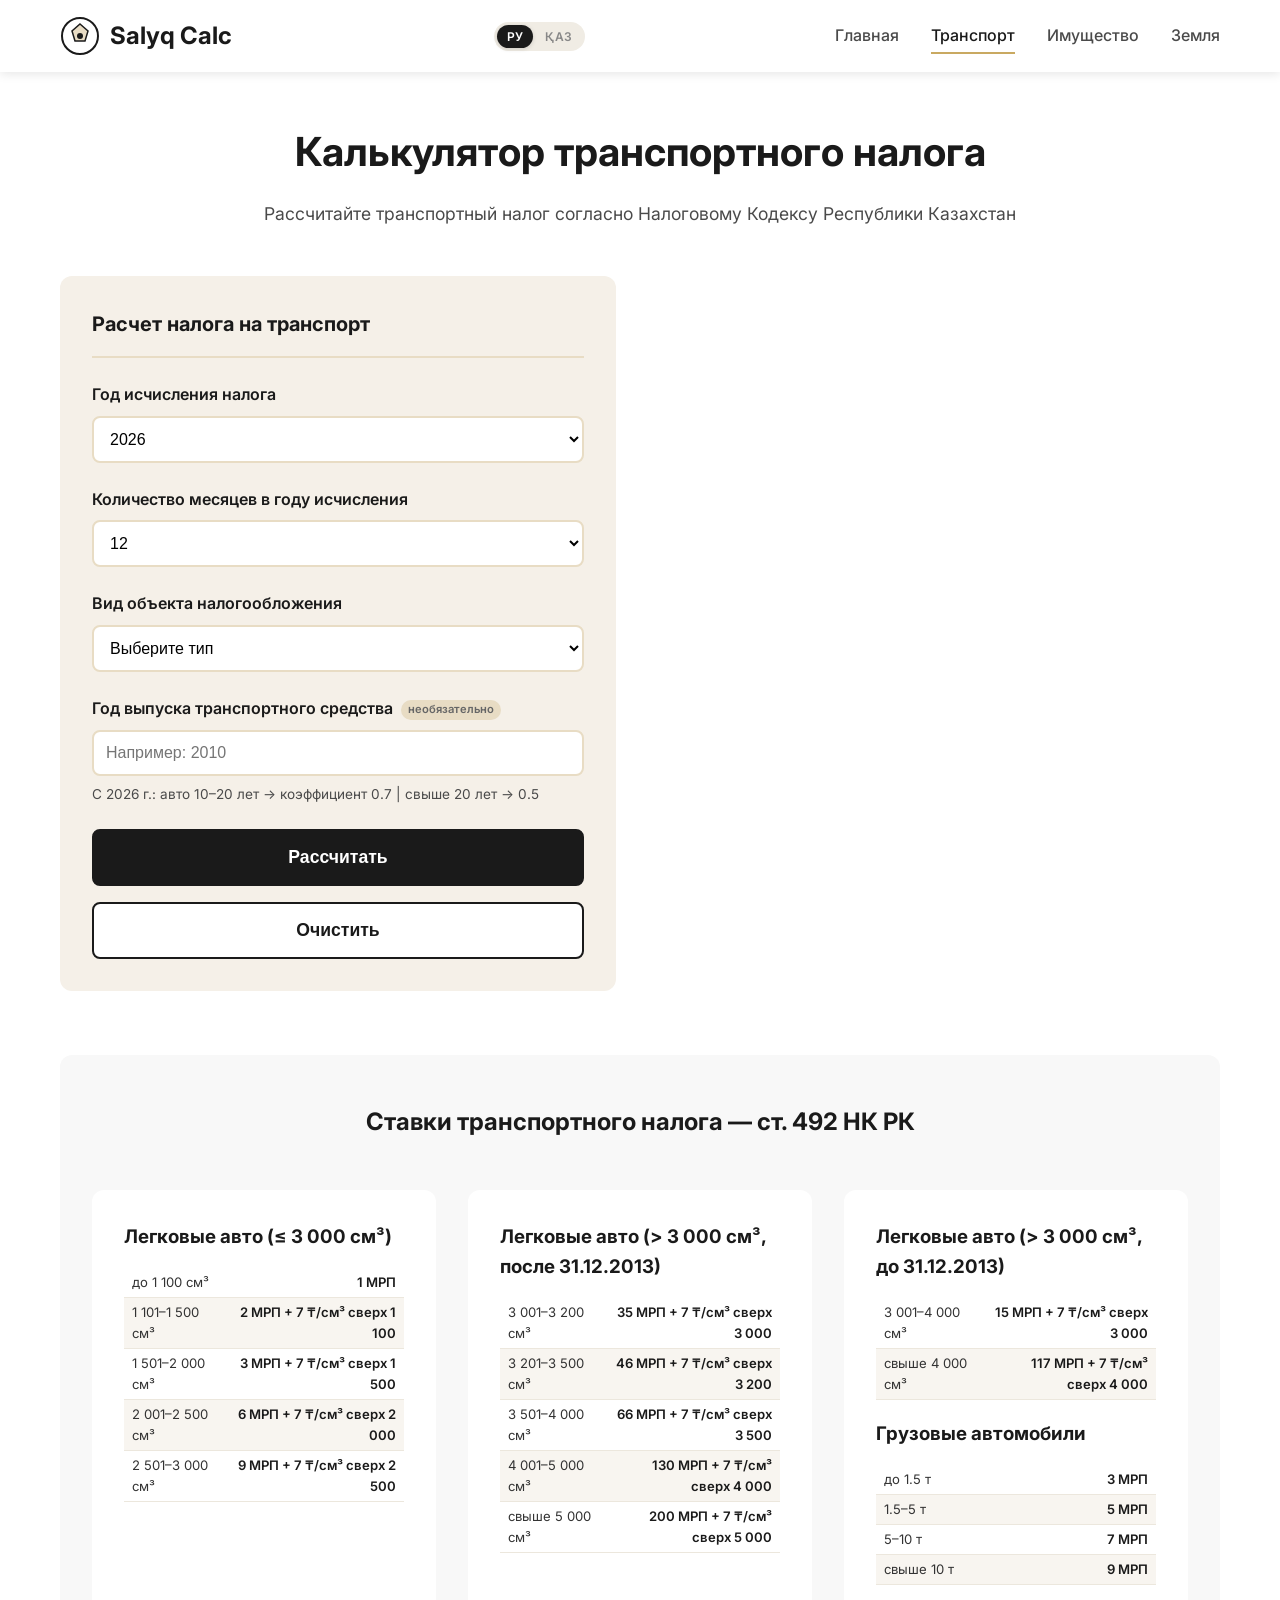
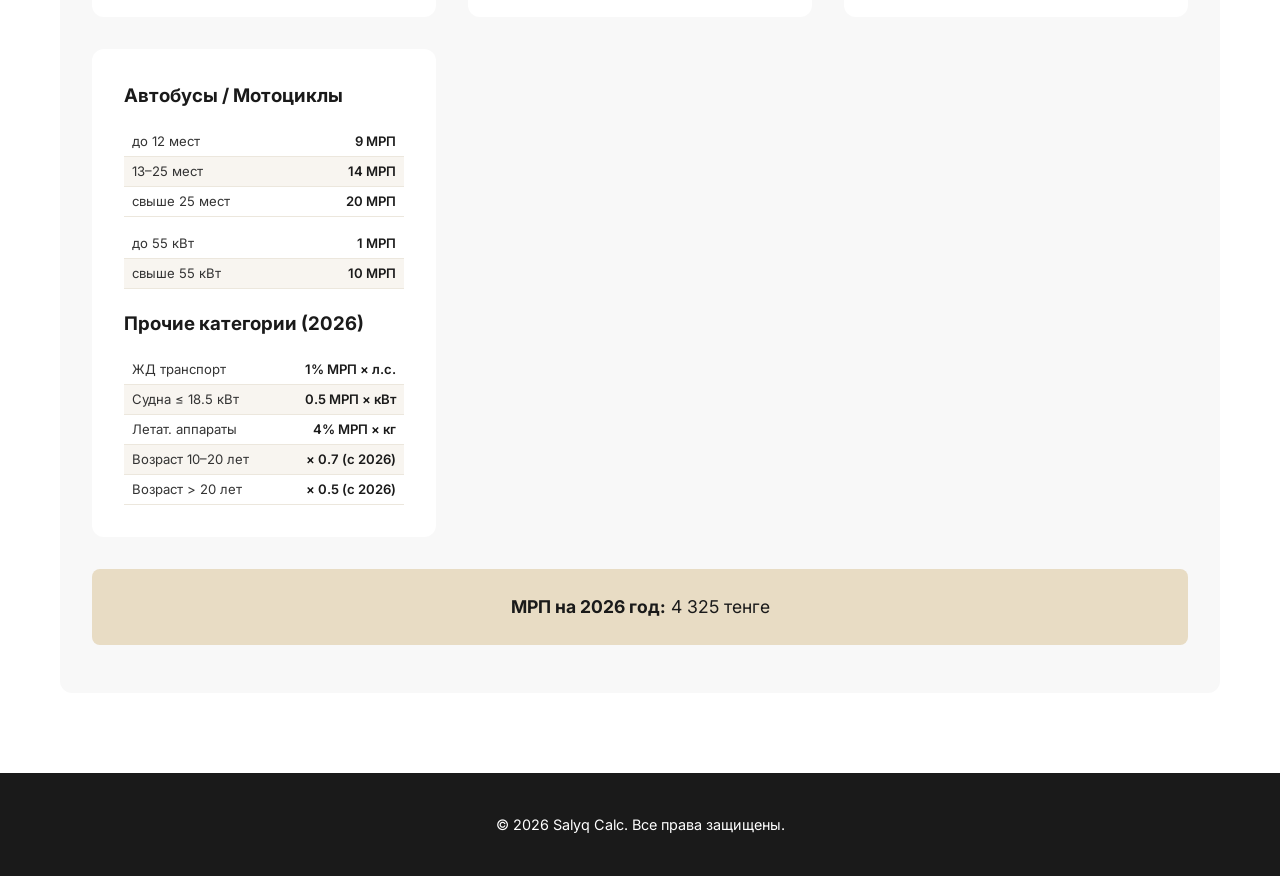
<file: transport.html>
<!DOCTYPE html>
<html lang="kk">
<head>
    <meta charset="UTF-8">
    <meta name="viewport" content="width=device-width, initial-scale=1.0">
    <title>Транспортный налог - Salyq Calc</title>
    <link rel="icon" type="image/svg+xml" href="favicon.svg">
    <link rel="stylesheet" href="css/style.css">
    <link href="https://fonts.googleapis.com/css2?family=Inter:wght@300;400;500;600;700&display=swap" rel="stylesheet">
</head>
<body>
    <nav class="navbar">
        <div class="container">
            <div class="nav-content">
                <div class="logo">
                    <svg width="40" height="40" viewBox="0 0 40 40" fill="none" xmlns="http://www.w3.org/2000/svg">
                        <circle cx="20" cy="20" r="18" stroke="#1a1a1a" stroke-width="2"/>
                        <path d="M20 8 L28 15 L25 25 L15 25 L12 15 Z" fill="#e8dcc4" stroke="#1a1a1a" stroke-width="1.5"/>
                        <circle cx="20" cy="20" r="3" fill="#1a1a1a"/>
                    </svg>
                    <span>Salyq Calc</span>
                </div>
                <div class="lang-switcher">
                    <button class="lang-btn active" data-lang="ru">РУ</button>
                    <button class="lang-btn" data-lang="kk">ҚАЗ</button>
                </div>
                <div class="nav-links">
                    <a href="index.html" data-i18n="nav.home">Главная</a>
                    <a href="transport.html" class="active" data-i18n="nav.transport">Транспорт</a>
                    <a href="property.html" data-i18n="nav.property">Имущество</a>
                    <a href="land.html" data-i18n="nav.land">Земля</a>
                </div>
            </div>
        </div>
    </nav>

    <section class="calculator-page">
        <div class="container">
            <div class="page-header">
                <h1 data-i18n="transport.title">Калькулятор транспортного налога</h1>
                <p data-i18n="transport.subtitle">Рассчитайте транспортный налог согласно ст. 492 Налогового кодекса РК</p>
            </div>

            <div class="calculator-wrapper">
                <div class="calculator-form">
                    <div class="transport-form-header">
                        <h3 data-i18n="transport.formTitle">Расчет налога на транспорт</h3>
                    </div>
                    <form id="transportForm">

                        <!-- ── Год исчисления ── -->
                        <div class="form-group">
                            <label data-i18n="form.taxYear">Год исчисления налога</label>
                            <select id="taxYear" required>
                                <option value="2016">2016</option>
                                <option value="2017">2017</option>
                                <option value="2018">2018</option>
                                <option value="2019">2019</option>
                                <option value="2020">2020</option>
                                <option value="2021">2021</option>
                                <option value="2022">2022</option>
                                <option value="2023">2023</option>
                                <option value="2024">2024</option>
                                <option value="2025">2025</option>
                                <option value="2026" selected>2026</option>
                            </select>
                        </div>

                        <!-- ── Кол-во месяцев ── -->
                        <div class="form-group">
                            <label data-i18n="form.taxMonths">Количество месяцев в году исчисления</label>
                            <select id="taxMonths" required>
                                <option value="1">1</option><option value="2">2</option>
                                <option value="3">3</option><option value="4">4</option>
                                <option value="5">5</option><option value="6">6</option>
                                <option value="7">7</option><option value="8">8</option>
                                <option value="9">9</option><option value="10">10</option>
                                <option value="11">11</option><option value="12" selected>12</option>
                            </select>
                        </div>

                        <!-- ── Вид объекта ── -->
                        <div class="form-group">
                            <label data-i18n="form.objectType">Вид объекта налогообложения</label>
                            <select id="vehicleType" required>
                                <option value="" data-i18n="form.objectType.default">— Выберите тип —</option>
                                <option value="passenger" data-i18n="form.objectType.passenger">Легковой автотранспорт</option>
                                <option value="truck"     data-i18n="form.objectType.truck">Грузовой автотранспорт</option>
                                <option value="bus"       data-i18n="form.objectType.bus">Автобусы</option>
                                <option value="motorcycle" data-i18n="form.objectType.motorcycle">Мотоциклы и мопеды</option>
                                <option value="railway"   data-i18n="form.objectType.railway">Железнодорожный транспорт</option>
                                <option value="marine"    data-i18n="form.objectType.marine">Морские и речные суда</option>
                                <option value="aircraft"  data-i18n="form.objectType.aircraft">Летательные аппараты</option>
                                <option value="special"   data-i18n="form.objectType.special">Спецтехника (тракторы, комбайны)</option>
                            </select>
                        </div>

                        <!-- ══ ЛЕГКОВЫЕ ════════════════════════════════ -->
                        <div id="passengerFields" class="conditional-fields" style="display:none;">
                            <div class="form-group">
                                <label data-i18n="form.engineRange">Диапазон значений объёма двигателя (куб.см.)</label>
                                <select id="passengerRange">
                                    <option value="low"  data-i18n="form.engineRange.low">До 3 000 включительно</option>
                                    <option value="high" data-i18n="form.engineRange.high">Свыше 3 000</option>
                                </select>
                            </div>
                            <div id="importDateGroup" class="form-group" style="display:none;">
                                <label data-i18n="form.importDate">Дата ввоза на территорию РК / производства (изготовления или сборки) в РК</label>
                                <select id="importDate">
                                    <option value="after"  data-i18n="form.importDate.after">После 31.12.2013 года</option>
                                    <option value="before" data-i18n="form.importDate.before">До 31.12.2013 года включительно</option>
                                </select>
                            </div>
                            <div class="form-group">
                                <label data-i18n="form.engineVolume">Объём двигателя</label>
                                <input type="number" id="engineVolume" placeholder="Например: 2000" min="1" max="3000">
                                <small id="engineVolumeHint" data-i18n="form.engineVolume.hint2">Число от 1 до 3 000</small>
                            </div>
                        </div>

                        <!-- ══ ГРУЗОВЫЕ ════════════════════════════════ -->
                        <div id="truckFields" class="conditional-fields" style="display:none;">
                            <div class="form-group">
                                <label data-i18n="form.truckRange">Диапазон грузоподъёмности (тонн)</label>
                                <select id="truckRange">
                                    <option value="low"  data-i18n="form.truckRange.low2">До 1.5 тонн</option>
                                    <option value="mid"  data-i18n="form.truckRange.mid">1.5–5 тонн</option>
                                    <option value="high" data-i18n="form.truckRange.high">Свыше 5 тонн</option>
                                </select>
                            </div>
                            <div class="form-group">
                                <label data-i18n="form.truckCapacity">Грузоподъёмность (тонн)</label>
                                <input type="number" id="truckCapacity" placeholder="Например: 1.0" min="0.1" max="1.5" step="0.1">
                                <small id="truckCapacityHint" data-i18n="form.truckRange.low2">Тонн: до 1.5</small>
                            </div>
                        </div>

                        <!-- ══ АВТОБУСЫ ════════════════════════════════ -->
                        <div id="busFields" class="conditional-fields" style="display:none;">
                            <div class="form-group">
                                <label data-i18n="form.busSeats.label">Количество посадочных мест</label>
                                <input type="number" id="busSeats" placeholder="Например: 40" min="1" max="200">
                                <small id="busSeatsHint" data-i18n="form.busSeats.hint">До 12 мест — 9 МРП | 13–25 мест — 14 МРП | свыше 25 — 20 МРП</small>
                            </div>
                        </div>

                        <!-- ══ МОТОЦИКЛЫ ═══════════════════════════════ -->
                        <div id="motorcycleFields" class="conditional-fields" style="display:none;">
                            <div class="form-group">
                                <label data-i18n="form.motorcyclePower.label">Мощность двигателя (кВт)</label>
                                <input type="number" id="motorcyclePower" placeholder="Например: 40" min="1" max="500">
                                <small id="motorcyclePowerHint" data-i18n="form.motorcyclePower.hint">До 55 кВт — 1 МРП | свыше 55 кВт — 10 МРП</small>
                            </div>
                        </div>

                        <!-- ══ ЖЕЛЕЗНОДОРОЖНЫЙ ═════════════════════════ -->
                        <div id="railwayFields" class="conditional-fields" style="display:none;">
                            <div class="form-group">
                                <label data-i18n="form.railwayPower.label">Мощность двигателя (л.с.)</label>
                                <input type="number" id="railwayPower" placeholder="Например: 3000" min="1">
                                <small id="railwayPowerHint" data-i18n="form.railwayPower.hint">Ставка: 1% от МРП за каждую л.с.</small>
                            </div>
                        </div>

                        <!-- ══ МОРСКИЕ ══════════════════════════════════ -->
                        <div id="marineFields" class="conditional-fields" style="display:none;">
                            <div class="form-group">
                                <label data-i18n="form.marinePower.label">Мощность двигателя (кВт)</label>
                                <input type="number" id="marinePower" placeholder="Например: 50" min="1">
                                <small id="marinePowerHint" data-i18n="form.marinePower.hint">До 18.5 кВт — 0.5 МРП/кВт | выше — по шкале от 10 до 60 МРП</small>
                            </div>
                        </div>

                        <!-- ══ ЛЕТАТЕЛЬНЫЕ АППАРАТЫ ═══════════════════ -->
                        <div id="aircraftFields" class="conditional-fields" style="display:none;">
                            <div class="form-group">
                                <label data-i18n="form.aircraftMass.label">Максимальная взлётная масса (кг)</label>
                                <input type="number" id="aircraftMass" placeholder="Например: 5700" min="1">
                                <small id="aircraftMassHint" data-i18n="form.aircraftMass.hint">Ставка: 4% от МРП за каждый кг массы</small>
                            </div>
                        </div>

                        <!-- ══ СПЕЦТЕХНИКА ══════════════════════════════ -->
                        <div id="specialFields" class="conditional-fields" style="display:none;">
                            <div class="form-group">
                                <div class="special-notice">
                                    <p data-i18n="form.special.notice1">🚜 <strong>Спецтехника, используемая в сельском хозяйстве</strong> — <span style="color:#2ecc71;font-weight:700;">освобождена от налога</span></p>
                                    <p data-i18n="form.special.notice2">🔧 Прочая спецтехника (не с/х назначения) — ставка <strong>3 МРП</strong></p>
                                </div>
                            </div>
                        </div>

                        <!-- ── Год выпуска ── -->
                        <div class="form-group" id="yearManufactGroup">
                            <label>
                                <span data-i18n="form.yearManufact.label">Год выпуска транспортного средства</span>
                                <span class="badge-optional" data-i18n="form.yearManufact.optional">необязательно</span>
                            </label>
                            <input type="number" id="yearManufact" placeholder="Например: 2010" min="1900" max="2026">
                            <small data-i18n="form.yearManufact.hint">С 2026 г.: авто 10–20 лет → коэффициент 0.7 | свыше 20 лет → 0.5</small>
                        </div>

                        <div class="form-actions">
                            <button type="submit" class="btn-primary btn-large" data-i18n="form.calculate">Рассчитать</button>
                            <button type="button" class="btn-secondary btn-large" id="resetBtn" data-i18n="form.reset">Очистить</button>
                        </div>
                    </form>
                </div>

                <!-- ── Результат ── -->
                <div class="calculator-result" id="resultSection" style="display:none;">
                    <div class="result-card">
                        <h3 data-i18n="result.title">Результат расчёта</h3>
                        <div class="result-main">
                            <span class="result-label" data-i18n="result.transport.label">Сумма транспортного налога:</span>
                            <span class="result-value" id="taxAmount">0 ₸</span>
                        </div>
                        <div class="result-details" id="resultDetails"></div>
                        <div class="result-info">
                            <p data-i18n="result.transport.note"><strong>Обратите внимание:</strong> Расчёт произведён на основе ст. 492 НК РК. Фактическая сумма может отличаться.</p>
                        </div>
                    </div>
                    <div class="info-card">
                        <h4 data-i18n="payment.transport.title">Порядок уплаты</h4>
                        <ul>
                            <li data-i18n="payment.transport.li1">Налоговый период — календарный год</li>
                            <li data-i18n="payment.transport.li2">Срок уплаты — до 1 апреля года, следующего за отчётным (физ. лица)</li>
                            <li data-i18n="payment.transport.li3">Уплачивается по месту регистрации транспортного средства</li>
                        </ul>
                    </div>
                </div>
            </div>

            <!-- ── Справочник ── -->
            <div class="tax-info">
                <h2 data-i18n="info.rates.title">Ставки транспортного налога — ст. 492 НК РК</h2>
                <div class="info-grid">
                    <div class="info-item">
                        <h3 data-i18n="info.passenger.title2">Легковые авто (≤ 3 000 см³)</h3>
                        <table class="rate-table">
                            <tr><td>до 1 100 см³</td><td>1 МРП</td></tr>
                            <tr><td>1 101–1 500 см³</td><td>2 МРП + 7 ₸/см³ сверх 1 100</td></tr>
                            <tr><td>1 501–2 000 см³</td><td>3 МРП + 7 ₸/см³ сверх 1 500</td></tr>
                            <tr><td>2 001–2 500 см³</td><td>6 МРП + 7 ₸/см³ сверх 2 000</td></tr>
                            <tr><td>2 501–3 000 см³</td><td>9 МРП + 7 ₸/см³ сверх 2 500</td></tr>
                        </table>
                    </div>
                    <div class="info-item">
                        <h3 data-i18n="info.passenger.after2013">Легковые авто (&gt; 3 000 см³, после 31.12.2013)</h3>
                        <table class="rate-table">
                            <tr><td>3 001–3 200 см³</td><td>35 МРП + 7 ₸/см³ сверх 3 000</td></tr>
                            <tr><td>3 201–3 500 см³</td><td>46 МРП + 7 ₸/см³ сверх 3 200</td></tr>
                            <tr><td>3 501–4 000 см³</td><td>66 МРП + 7 ₸/см³ сверх 3 500</td></tr>
                            <tr><td>4 001–5 000 см³</td><td>130 МРП + 7 ₸/см³ сверх 4 000</td></tr>
                            <tr><td>свыше 5 000 см³</td><td>200 МРП + 7 ₸/см³ сверх 5 000</td></tr>
                        </table>
                    </div>
                    <div class="info-item">
                        <h3 data-i18n="info.passenger.before2013">Легковые авто (&gt; 3 000 см³, до 31.12.2013)</h3>
                        <table class="rate-table">
                            <tr><td>3 001–4 000 см³</td><td>15 МРП + 7 ₸/см³ сверх 3 000</td></tr>
                            <tr><td>свыше 4 000 см³</td><td>117 МРП + 7 ₸/см³ сверх 4 000</td></tr>
                        </table>
                        <h3 data-i18n="info.truck.title2" style="margin-top:1.2rem;">Грузовые авто</h3>
                        <table class="rate-table">
                            <tr><td>до 1.5 т</td><td>3 МРП</td></tr>
                            <tr><td>1.5–5 т</td><td>5 МРП</td></tr>
                            <tr><td>5–10 т</td><td>7 МРП</td></tr>
                            <tr><td>свыше 10 т</td><td>9 МРП</td></tr>
                        </table>
                    </div>
                    <div class="info-item">
                        <h3 data-i18n="info.bus.title2">Автобусы / Мотоциклы</h3>
                        <table class="rate-table">
                            <tr><td>до 12 мест</td><td>9 МРП</td></tr>
                            <tr><td>13–25 мест</td><td>14 МРП</td></tr>
                            <tr><td>свыше 25 мест</td><td>20 МРП</td></tr>
                        </table>
                        <div style="margin-top:0.8rem;"></div>
                        <table class="rate-table">
                            <tr><td>до 55 кВт</td><td>1 МРП</td></tr>
                            <tr><td>свыше 55 кВт</td><td>10 МРП</td></tr>
                        </table>
                        <h3 data-i18n="info.other.title" style="margin-top:1.2rem;">Прочие (2026)</h3>
                        <table class="rate-table">
                            <tr><td>ЖД транспорт</td><td>1% МРП × л.с.</td></tr>
                            <tr><td>Судна ≤ 18.5 кВт</td><td>0.5 МРП × кВт</td></tr>
                            <tr><td>Летат. аппараты</td><td>4% МРП × кг</td></tr>
                            <tr><td>Возраст 10–20 лет</td><td>× 0.7 (с 2026)</td></tr>
                            <tr><td>Возраст &gt; 20 лет</td><td>× 0.5 (с 2026)</td></tr>
                        </table>
                    </div>
                </div>
                <div class="mrp-info">
                    <span id="mrpInfoText"><strong>МРП на 2026 год:</strong> 4 325 тенге</span>
                </div>
            </div>
        </div>
    </section>

    <footer>
        <div class="container">
            <p>&copy; 2026 Salyq Calc. <span data-i18n="footer.rights">Все права защищены.</span></p>
        </div>
    </footer>

    <script src="js/i18n.js"></script>
    <script src="js/transport.js"></script>
</body>
</html>
</file>
<file: css/style.css>
/* Reset and Base Styles */
* {
    margin: 0;
    padding: 0;
    box-sizing: border-box;
}

:root {
    --primary-beige: #e8dcc4;
    --dark-beige: #d4c4a8;
    --light-beige: #f5f0e8;
    --black: #1a1a1a;
    --gray: #4a4a4a;
    --light-gray: #f8f8f8;
    --white: #ffffff;
    --accent: #c9a961;
    --shadow: rgba(0, 0, 0, 0.1);
    --shadow-hover: rgba(0, 0, 0, 0.15);
}

body {
    font-family: 'Inter', -apple-system, BlinkMacSystemFont, 'Segoe UI', sans-serif;
    color: var(--black);
    line-height: 1.6;
    background-color: var(--white);
}

.container {
    max-width: 1200px;
    margin: 0 auto;
    padding: 0 20px;
}

/* Navigation */
.navbar {
    background-color: var(--white);
    box-shadow: 0 2px 10px var(--shadow);
    position: sticky;
    top: 0;
    z-index: 100;
}

.nav-content {
    display: flex;
    justify-content: space-between;
    align-items: center;
    padding: 1rem 0;
}

.logo {
    display: flex;
    align-items: center;
    gap: 10px;
    font-size: 1.5rem;
    font-weight: 700;
    color: var(--black);
    text-decoration: none;
}

.nav-links {
    display: flex;
    gap: 2rem;
}

.nav-links a {
    color: var(--gray);
    text-decoration: none;
    font-weight: 500;
    transition: color 0.3s;
    position: relative;
}

.nav-links a:hover,
.nav-links a.active {
    color: var(--black);
}

.nav-links a.active::after {
    content: '';
    position: absolute;
    bottom: -5px;
    left: 0;
    width: 100%;
    height: 2px;
    background-color: var(--accent);
}

.auth-buttons {
    display: flex;
    gap: 1rem;
}

.mobile-menu-toggle {
    display: none;
    flex-direction: column;
    gap: 5px;
    cursor: pointer;
}

.mobile-menu-toggle span {
    width: 25px;
    height: 3px;
    background-color: var(--black);
    border-radius: 2px;
    transition: all 0.3s;
}

/* Buttons */
.btn-primary {
    background-color: var(--black);
    color: var(--white);
    border: 2px solid var(--black);
    padding: 0.75rem 1.5rem;
    border-radius: 8px;
    font-weight: 600;
    cursor: pointer;
    transition: all 0.3s;
    text-decoration: none;
    display: inline-block;
    text-align: center;
}

.btn-primary:hover {
    background-color: var(--gray);
    border-color: var(--gray);
    transform: translateY(-2px);
    box-shadow: 0 4px 12px var(--shadow-hover);
}

.btn-secondary {
    background-color: var(--white);
    color: var(--black);
    border: 2px solid var(--black);
    padding: 0.75rem 1.5rem;
    border-radius: 8px;
    font-weight: 600;
    cursor: pointer;
    transition: all 0.3s;
    text-decoration: none;
    display: inline-block;
    text-align: center;
}

.btn-secondary:hover {
    background-color: var(--light-beige);
    transform: translateY(-2px);
}

.btn-large {
    padding: 1rem 2rem;
    font-size: 1.1rem;
    width: 100%;
}

/* Hero Section */
.hero {
    background: linear-gradient(135deg, var(--primary-beige) 0%, var(--light-beige) 100%);
    padding: 6rem 0;
    text-align: center;
}

.hero-content h1 {
    font-size: 3rem;
    font-weight: 700;
    margin-bottom: 1rem;
    color: var(--black);
    line-height: 1.2;
}

.hero-content p {
    font-size: 1.25rem;
    color: var(--gray);
    margin-bottom: 3rem;
    max-width: 600px;
    margin-left: auto;
    margin-right: auto;
}

.hero-stats {
    display: flex;
    justify-content: center;
    gap: 3rem;
    flex-wrap: wrap;
}

.stat {
    text-align: center;
}

.stat-number {
    display: block;
    font-size: 2.5rem;
    font-weight: 700;
    color: var(--black);
}

.stat-label {
    display: block;
    color: var(--gray);
    font-size: 0.9rem;
}

/* Calculator Cards */
.calculators {
    padding: 5rem 0;
}

.calculators h2 {
    text-align: center;
    font-size: 2.5rem;
    margin-bottom: 3rem;
    color: var(--black);
}

.calculator-grid {
    display: grid;
    grid-template-columns: repeat(auto-fit, minmax(320px, 1fr));
    gap: 2rem;
}

.calculator-card {
    background-color: var(--white);
    border: 2px solid var(--primary-beige);
    border-radius: 12px;
    padding: 2rem;
    transition: all 0.3s;
}

.calculator-card:hover {
    transform: translateY(-5px);
    box-shadow: 0 10px 30px var(--shadow-hover);
    border-color: var(--accent);
}

.card-icon {
    margin-bottom: 1.5rem;
}

.calculator-card h3 {
    font-size: 1.5rem;
    margin-bottom: 1rem;
    color: var(--black);
}

.calculator-card p {
    color: var(--gray);
    margin-bottom: 1.5rem;
    font-size: 0.95rem;
}

.features {
    list-style: none;
    margin-bottom: 2rem;
}

.features li {
    padding: 0.5rem 0;
    color: var(--gray);
    position: relative;
    padding-left: 1.5rem;
}

.features li::before {
    content: '✓';
    position: absolute;
    left: 0;
    color: var(--accent);
    font-weight: 700;
}

/* About Section */
.about {
    background-color: var(--light-gray);
    padding: 5rem 0;
}

.about h2 {
    text-align: center;
    font-size: 2.5rem;
    margin-bottom: 2rem;
}

.about-content p {
    text-align: center;
    font-size: 1.1rem;
    max-width: 800px;
    margin: 0 auto 3rem;
    color: var(--gray);
}

.features-grid {
    display: grid;
    grid-template-columns: repeat(auto-fit, minmax(250px, 1fr));
    gap: 2rem;
}

.feature-item {
    background-color: var(--white);
    padding: 2rem;
    border-radius: 8px;
    border-left: 4px solid var(--accent);
}

.feature-item h4 {
    margin-bottom: 0.5rem;
    color: var(--black);
}

.feature-item p {
    color: var(--gray);
    font-size: 0.9rem;
}

/* Contact Section */
.contact {
    padding: 5rem 0;
}

.contact h2 {
    text-align: center;
    font-size: 2.5rem;
    margin-bottom: 3rem;
}

.contact-content {
    max-width: 600px;
    margin: 0 auto;
}

.contact-info {
    background-color: var(--light-beige);
    padding: 2rem;
    border-radius: 12px;
}

.contact-item {
    margin-bottom: 1.5rem;
}

.contact-item strong {
    display: block;
    margin-bottom: 0.5rem;
    color: var(--black);
}

.contact-item a {
    color: var(--gray);
    text-decoration: none;
    transition: color 0.3s;
}

.contact-item a:hover {
    color: var(--black);
}

.social-links {
    display: flex;
    gap: 1rem;
    margin-top: 2rem;
}

.social-link {
    background-color: var(--white);
    padding: 0.75rem 1.5rem;
    border-radius: 8px;
    border: 2px solid var(--black);
    color: var(--black);
    text-decoration: none;
    transition: all 0.3s;
    font-weight: 600;
}

.social-link:hover {
    background-color: var(--black);
    color: var(--white);
}

/* Footer */
footer {
    background-color: var(--black);
    color: var(--white);
    padding: 2rem 0;
    text-align: center;
}

footer p {
    margin: 0.5rem 0;
    font-size: 0.9rem;
}

/* Modals */
.modal {
    display: none;
    position: fixed;
    z-index: 1000;
    left: 0;
    top: 0;
    width: 100%;
    height: 100%;
    background-color: rgba(0, 0, 0, 0.5);
}

.modal-content {
    background-color: var(--white);
    margin: 5% auto;
    padding: 2rem;
    border-radius: 12px;
    width: 90%;
    max-width: 400px;
    position: relative;
}

.close {
    position: absolute;
    right: 1.5rem;
    top: 1rem;
    font-size: 2rem;
    font-weight: 700;
    color: var(--gray);
    cursor: pointer;
    transition: color 0.3s;
}

.close:hover {
    color: var(--black);
}

.modal-content h2 {
    margin-bottom: 1.5rem;
    color: var(--black);
}

.modal-content form {
    display: flex;
    flex-direction: column;
    gap: 1rem;
}

.modal-content input {
    padding: 0.75rem;
    border: 2px solid var(--primary-beige);
    border-radius: 8px;
    font-size: 1rem;
    transition: border-color 0.3s;
}

.modal-content input:focus {
    outline: none;
    border-color: var(--accent);
}

.modal-footer {
    text-align: center;
    margin-top: 1rem;
    font-size: 0.9rem;
    color: var(--gray);
}

.modal-footer a {
    color: var(--black);
    font-weight: 600;
    text-decoration: none;
}

.modal-footer a:hover {
    text-decoration: underline;
}

/* Calculator Page Styles */
.calculator-page {
    padding: 3rem 0 5rem;
    min-height: calc(100vh - 200px);
}

.page-header {
    text-align: center;
    margin-bottom: 3rem;
}

.page-header h1 {
    font-size: 2.5rem;
    margin-bottom: 1rem;
    color: var(--black);
}

.page-header p {
    font-size: 1.1rem;
    color: var(--gray);
}

.calculator-wrapper {
    display: grid;
    grid-template-columns: 1fr 1fr;
    gap: 3rem;
    margin-bottom: 4rem;
}

.calculator-form,
.calculator-result {
    background-color: var(--light-beige);
    padding: 2rem;
    border-radius: 12px;
}

.form-group {
    margin-bottom: 1.5rem;
}

.form-group label {
    display: block;
    margin-bottom: 0.5rem;
    font-weight: 600;
    color: var(--black);
}

.form-group input,
.form-group select {
    width: 100%;
    padding: 0.75rem;
    border: 2px solid var(--primary-beige);
    border-radius: 8px;
    font-size: 1rem;
    background-color: var(--white);
    transition: border-color 0.3s;
}

.form-group input:focus,
.form-group select:focus {
    outline: none;
    border-color: var(--accent);
}

.form-group small {
    display: block;
    margin-top: 0.5rem;
    color: var(--gray);
    font-size: 0.85rem;
}

.form-group input[type="checkbox"] {
    width: auto;
    margin-right: 0.5rem;
}

.conditional-fields {
    animation: fadeIn 0.3s;
}

@keyframes fadeIn {
    from { opacity: 0; }
    to { opacity: 1; }
}

.result-card {
    background-color: var(--white);
    padding: 2rem;
    border-radius: 12px;
    margin-bottom: 1.5rem;
    border: 2px solid var(--accent);
}

.result-card h3 {
    margin-bottom: 1.5rem;
    color: var(--black);
}

.result-main {
    display: flex;
    justify-content: space-between;
    align-items: center;
    padding: 1.5rem;
    background-color: var(--primary-beige);
    border-radius: 8px;
    margin-bottom: 1rem;
}

.result-label {
    font-size: 1.1rem;
    font-weight: 600;
    color: var(--black);
}

.result-value {
    font-size: 2rem;
    font-weight: 700;
    color: var(--black);
}

.result-details {
    padding: 1rem;
    background-color: var(--light-gray);
    border-radius: 8px;
    margin-bottom: 1rem;
}

.result-details p {
    margin: 0.5rem 0;
    color: var(--gray);
}

.result-info {
    padding: 1rem;
    background-color: var(--light-beige);
    border-radius: 8px;
    border-left: 4px solid var(--accent);
}

.result-info p {
    margin: 0;
    font-size: 0.9rem;
    color: var(--gray);
}

.info-card {
    background-color: var(--white);
    padding: 1.5rem;
    border-radius: 12px;
    border: 2px solid var(--primary-beige);
}

.info-card h4 {
    margin-bottom: 1rem;
    color: var(--black);
}

.info-card ul {
    margin-left: 1.5rem;
    color: var(--gray);
}

.info-card li {
    margin: 0.5rem 0;
}

/* Tax Info Section */
.tax-info {
    background-color: var(--light-gray);
    padding: 3rem 2rem;
    border-radius: 12px;
}

.tax-info h2 {
    text-align: center;
    margin-bottom: 3rem;
    color: var(--black);
}

.info-grid {
    display: grid;
    grid-template-columns: repeat(auto-fit, minmax(280px, 1fr));
    gap: 2rem;
    margin-bottom: 2rem;
}

.info-item {
    background-color: var(--white);
    padding: 2rem;
    border-radius: 12px;
}

.info-item h3 {
    margin-bottom: 1rem;
    color: var(--black);
}

.info-item p {
    color: var(--gray);
    margin-bottom: 1rem;
}

.info-item ul {
    margin-left: 1.5rem;
}

.info-item li {
    margin: 0.5rem 0;
    color: var(--gray);
}

.mrp-info {
    text-align: center;
    padding: 1.5rem;
    background-color: var(--primary-beige);
    border-radius: 8px;
    font-size: 1.1rem;
    color: var(--black);
}

.conversion-helper {
    background-color: var(--white);
    padding: 2rem;
    border-radius: 12px;
    margin-top: 2rem;
}

.conversion-helper h3 {
    margin-bottom: 1.5rem;
    color: var(--black);
}

.conversion-grid {
    display: grid;
    grid-template-columns: repeat(auto-fit, minmax(200px, 1fr));
    gap: 2rem;
}

.conversion-item {
    padding: 1rem;
    background-color: var(--light-beige);
    border-radius: 8px;
}

.conversion-item strong {
    display: block;
    margin-bottom: 0.75rem;
    color: var(--black);
}

.conversion-item ul {
    margin-left: 1.5rem;
}

.conversion-item li {
    color: var(--gray);
    margin: 0.25rem 0;
}

/* Responsive Design */
@media (max-width: 968px) {
    .calculator-wrapper {
        grid-template-columns: 1fr;
    }
    
    .hero-content h1 {
        font-size: 2.5rem;
    }
    
    .nav-links,
    .auth-buttons {
        display: none;
    }
    
    .mobile-menu-toggle {
        display: flex;
    }
}

@media (max-width: 768px) {
    .hero-content h1 {
        font-size: 2rem;
    }
    
    .hero-content p {
        font-size: 1rem;
    }
    
    .hero-stats {
        gap: 2rem;
    }
    
    .calculator-grid {
        grid-template-columns: 1fr;
    }
    
    .features-grid,
    .info-grid {
        grid-template-columns: 1fr;
    }
    
    .result-main {
        flex-direction: column;
        align-items: flex-start;
        gap: 1rem;
    }
}

@media (max-width: 480px) {
    .container {
        padding: 0 15px;
    }
    
    .hero {
        padding: 4rem 0;
    }
    
    .calculators,
    .about,
    .contact {
        padding: 3rem 0;
    }
}

/* ── Переключатель языка ─────────────────────────────── */
.lang-switcher {
  display: flex;
  align-items: center;
  gap: 2px;
  background: #f0ece4;
  border-radius: 20px;
  padding: 3px;
  margin-left: 12px;
}

.lang-btn {
  background: transparent;
  border: none;
  cursor: pointer;
  font-family: 'Inter', sans-serif;
  font-size: 12px;
  font-weight: 600;
  color: #888;
  padding: 4px 10px;
  border-radius: 16px;
  transition: all 0.2s ease;
  letter-spacing: 0.03em;
}

.lang-btn:hover {
  color: #1a1a1a;
}

.lang-btn.active {
  background: #1a1a1a;
  color: #fff;
  box-shadow: 0 1px 4px rgba(0,0,0,0.15);
}

@media (max-width: 768px) {
  .lang-switcher {
    margin-left: 8px;
  }
  .lang-btn {
    font-size: 11px;
    padding: 3px 8px;
  }
}

/* ── Транспорт: заголовок формы и кнопки ───────────────── */
.transport-form-header {
  margin-bottom: 1.5rem;
  padding-bottom: 1rem;
  border-bottom: 2px solid #e8dcc4;
}

.transport-form-header h3 {
  font-size: 1.25rem;
  font-weight: 700;
  color: #1a1a1a;
  margin: 0;
}

.form-actions {
  display: flex;
  gap: 1rem;
  margin-top: 1.5rem;
  flex-wrap: wrap;
}

.form-actions .btn-primary,
.form-actions .btn-secondary {
  flex: 0 0 auto;
}

/* ── Таблица ставок в справочнике ─────────────────── */
.rate-table {
  width: 100%;
  border-collapse: collapse;
  font-size: 0.82rem;
  margin-top: 0.4rem;
}
.rate-table tr:nth-child(even) { background: #f8f5f0; }
.rate-table td {
  padding: 4px 8px;
  border-bottom: 1px solid #ece7dd;
  color: #333;
}
.rate-table td:last-child { text-align: right; font-weight: 600; color: #1a1a1a; }

/* ── Спецтехника — информационный блок ─────────────── */
.special-notice {
  background: #f8f5f0;
  border: 1px solid #e8dcc4;
  border-radius: 8px;
  padding: 1rem 1.2rem;
  line-height: 1.8;
}

/* ── Badge необязательно ────────────────────────────── */
.badge-optional {
  display: inline-block;
  font-size: 0.7rem;
  font-weight: 600;
  background: #e8dcc4;
  color: #666;
  border-radius: 10px;
  padding: 1px 7px;
  vertical-align: middle;
  margin-left: 4px;
}
</file>
<file: css/auth.css>
/* ================================================================
   Salyq Calc — Auth Styles
   ================================================================ */

/* ── Modal ─────────────────────────────────────────────────────── */
.modal {
    display: none;
    position: fixed;
    inset: 0;
    z-index: 1000;
    align-items: center;
    justify-content: center;
    padding: 1rem;
}

.modal--open {
    display: flex;
}

.modal-backdrop {
    position: fixed;
    inset: 0;
    background: rgba(0, 0, 0, 0.55);
    backdrop-filter: blur(2px);
    cursor: pointer;
}

.modal-content {
    position: relative;
    z-index: 1;
    background: #fff;
    border-radius: 16px;
    padding: 2.5rem 2rem;
    width: 100%;
    max-width: 420px;
    max-height: 90vh;
    overflow-y: auto;
    box-shadow: 0 20px 60px rgba(0,0,0,0.2);
    animation: modalIn .25s ease;
}

@keyframes modalIn {
    from { opacity: 0; transform: translateY(-20px) scale(.97); }
    to   { opacity: 1; transform: translateY(0)   scale(1); }
}

.modal-close {
    position: absolute;
    top: 1rem;
    right: 1rem;
    width: 32px;
    height: 32px;
    border-radius: 50%;
    border: none;
    background: #f0ebe0;
    color: #1a1a1a;
    font-size: 1.3rem;
    line-height: 1;
    cursor: pointer;
    display: flex;
    align-items: center;
    justify-content: center;
    transition: background .2s;
}

.modal-close:hover { background: #e8dcc4; }

/* ── Modal brand ────────────────────────────────────────────────── */
.modal-brand {
    display: flex;
    align-items: center;
    gap: 8px;
    margin-bottom: 1.5rem;
    font-weight: 700;
    font-size: 1rem;
    color: #1a1a1a;
}

.modal-content h2 {
    font-size: 1.6rem;
    font-weight: 700;
    color: #1a1a1a;
    margin-bottom: .25rem;
}

.modal-subtitle {
    color: #6b6b6b;
    margin-bottom: 1.5rem;
    font-size: .9rem;
}

/* ── Auth alert ─────────────────────────────────────────────────── */
.auth-alert {
    background: #fdecea;
    border: 1.5px solid #f5b7b1;
    color: #a93226;
    border-radius: 8px;
    padding: .75rem 1rem;
    font-size: .875rem;
    margin-bottom: 1.25rem;
}

/* ── Fields ─────────────────────────────────────────────────────── */
.auth-field {
    margin-bottom: 1.1rem;
}

.auth-field label {
    display: block;
    font-weight: 600;
    font-size: .875rem;
    color: #1a1a1a;
    margin-bottom: .4rem;
}

.auth-field label small {
    font-weight: 400;
    color: #888;
}

.input-wrap {
    position: relative;
    display: flex;
    align-items: center;
}

.input-wrap input {
    width: 100%;
    padding: .75rem .75rem .75rem 2.75rem;
    border: 1.5px solid #d4c4a8;
    border-radius: 10px;
    font-size: .95rem;
    font-family: inherit;
    background: #fafaf8;
    color: #1a1a1a;
    transition: border-color .2s, box-shadow .2s, background .2s;
    outline: none;
}

.input-wrap input:focus {
    border-color: #c9a961;
    background: #fff;
    box-shadow: 0 0 0 3px rgba(201,169,97,.15);
}

.input-wrap input.input--error {
    border-color: #e74c3c;
    background: #fff8f7;
}

.input-wrap input.input--ok {
    border-color: #2ecc71;
    background: #f7fff9;
}

.input-icon {
    position: absolute;
    left: .85rem;
    width: 17px;
    height: 17px;
    color: #999;
    pointer-events: none;
    flex-shrink: 0;
}

.toggle-pw {
    position: absolute;
    right: .75rem;
    background: none;
    border: none;
    cursor: pointer;
    padding: .25rem;
    color: #888;
    display: flex;
    align-items: center;
    transition: color .2s;
}

.toggle-pw:hover { color: #1a1a1a; }

.toggle-pw svg {
    width: 18px;
    height: 18px;
    display: block;
}

.field-error {
    display: block;
    color: #e74c3c;
    font-size: .78rem;
    margin-top: .3rem;
    min-height: 1rem;
}

/* ── Password strength ──────────────────────────────────────────── */
.strength-wrap {
    display: flex;
    align-items: center;
    gap: .5rem;
    margin-top: .5rem;
}

.strength-bar {
    flex: 1;
    height: 4px;
    background: #e8e0d0;
    border-radius: 4px;
    overflow: hidden;
}

.strength-fill {
    height: 100%;
    width: 0%;
    border-radius: 4px;
    transition: width .3s, background-color .3s;
}

.strength-label {
    font-size: .75rem;
    font-weight: 600;
    white-space: nowrap;
}

/* ── Checkbox & row ─────────────────────────────────────────────── */
.auth-row {
    margin-bottom: 1.25rem;
}

.checkbox-label {
    display: flex;
    align-items: center;
    gap: .5rem;
    cursor: pointer;
    font-size: .875rem;
    color: #555;
    user-select: none;
}

.checkbox-label input[type="checkbox"] {
    width: 16px;
    height: 16px;
    accent-color: #1a1a1a;
    cursor: pointer;
}

/* ── Auth button ─────────────────────────────────────────────────── */
.btn-auth {
    width: 100%;
    padding: .9rem;
    font-size: 1rem;
    border-radius: 10px;
    margin-top: .25rem;
    display: flex;
    align-items: center;
    justify-content: center;
    gap: .5rem;
}

.btn-auth:disabled {
    opacity: .7;
    cursor: not-allowed;
    transform: none !important;
}

/* Spinner */
.btn-loader {
    width: 18px;
    height: 18px;
    border: 2.5px solid rgba(255,255,255,.4);
    border-top-color: #fff;
    border-radius: 50%;
    animation: spin .7s linear infinite;
    display: none;
}

@keyframes spin { to { transform: rotate(360deg); } }

/* ── Switch line ─────────────────────────────────────────────────── */
.modal-switch {
    text-align: center;
    margin-top: 1.25rem;
    font-size: .875rem;
    color: #666;
}

.modal-switch a {
    color: #1a1a1a;
    font-weight: 700;
    text-decoration: none;
}

.modal-switch a:hover { text-decoration: underline; }

/* ── User menu (nav) ─────────────────────────────────────────────── */
.user-menu { display: flex; align-items: center; }

.user-avatar-btn {
    display: flex;
    align-items: center;
    gap: .5rem;
    background: none;
    border: 1.5px solid #d4c4a8;
    border-radius: 100px;
    padding: .35rem .75rem .35rem .35rem;
    cursor: pointer;
    font-size: .9rem;
    font-weight: 600;
    color: #1a1a1a;
    transition: border-color .2s, background .2s;
}

.user-avatar-btn:hover {
    border-color: #c9a961;
    background: #faf6ee;
}

.avatar-circle {
    width: 30px;
    height: 30px;
    border-radius: 50%;
    display: flex;
    align-items: center;
    justify-content: center;
    color: #fff;
    font-size: .7rem;
    font-weight: 700;
    flex-shrink: 0;
}

/* ── User dropdown ───────────────────────────────────────────────── */
.user-dropdown {
    position: fixed;
    top: 70px;
    right: 1.5rem;
    background: #fff;
    border: 1.5px solid #e8dcc4;
    border-radius: 12px;
    padding: .75rem;
    min-width: 230px;
    box-shadow: 0 8px 30px rgba(0,0,0,.12);
    z-index: 500;
    opacity: 0;
    transform: translateY(-8px);
    pointer-events: none;
    transition: opacity .2s, transform .2s;
}

.user-dropdown.dropdown--open {
    display: block !important;
    opacity: 1;
    transform: translateY(0);
    pointer-events: all;
}

.dropdown-header {
    display: flex;
    align-items: center;
    gap: .75rem;
    padding: .5rem .25rem;
}

.dropdown-avatar {
    width: 40px;
    height: 40px;
    border-radius: 50%;
    display: flex;
    align-items: center;
    justify-content: center;
    color: #fff;
    font-size: .875rem;
    font-weight: 700;
    flex-shrink: 0;
}

.dropdown-info { overflow: hidden; }

.dropdown-name {
    font-weight: 600;
    font-size: .9rem;
    color: #1a1a1a;
    white-space: nowrap;
    overflow: hidden;
    text-overflow: ellipsis;
}

.dropdown-email {
    font-size: .78rem;
    color: #888;
    white-space: nowrap;
    overflow: hidden;
    text-overflow: ellipsis;
}

.dropdown-divider {
    border: none;
    border-top: 1.5px solid #f0ebe0;
    margin: .5rem 0;
}

.dropdown-item {
    display: flex;
    align-items: center;
    gap: .5rem;
    padding: .6rem .75rem;
    border-radius: 8px;
    color: #e74c3c;
    font-size: .875rem;
    font-weight: 500;
    cursor: pointer;
    transition: background .2s;
    background: none;
    border: none;
    width: 100%;
    text-align: left;
}

.dropdown-item:hover { background: #fff0ee; }

.dropdown-item svg {
    width: 16px;
    height: 16px;
    flex-shrink: 0;
}

/* ── Toast ───────────────────────────────────────────────────────── */
.toast {
    position: fixed;
    bottom: 1.5rem;
    left: 50%;
    transform: translateX(-50%) translateY(80px);
    background: #1a1a1a;
    color: #fff;
    padding: .75rem 1.5rem;
    border-radius: 100px;
    font-size: .9rem;
    font-weight: 500;
    white-space: nowrap;
    z-index: 2000;
    opacity: 0;
    transition: opacity .3s, transform .3s;
    pointer-events: none;
    box-shadow: 0 4px 20px rgba(0,0,0,.25);
}

.toast--visible {
    opacity: 1;
    transform: translateX(-50%) translateY(0);
}

.toast--error { background: #e74c3c; }

/* ── Nav links mobile open ───────────────────────────────────────── */
@media (max-width: 968px) {
    .nav-links {
        display: none;
        position: absolute;
        top: 70px;
        left: 0;
        right: 0;
        background: #fff;
        flex-direction: column;
        padding: 1rem 1.5rem;
        box-shadow: 0 4px 12px rgba(0,0,0,.1);
        z-index: 200;
        gap: .25rem;
    }

    .nav-links--open {
        display: flex !important;
    }

    .nav-links a {
        padding: .6rem 0;
        border-bottom: 1px solid #f0ebe0;
    }

    .auth-buttons {
        display: none !important;
    }

    .mobile-menu-toggle { display: flex !important; }

    /* Show auth buttons below nav on mobile via toggle */
    .toggle--open span:nth-child(1) { transform: translateY(8px) rotate(45deg); }
    .toggle--open span:nth-child(2) { opacity: 0; }
    .toggle--open span:nth-child(3) { transform: translateY(-8px) rotate(-45deg); }

    .user-dropdown {
        right: .5rem;
        left: .5rem;
        min-width: unset;
    }
}

@media (max-width: 480px) {
    .modal-content { padding: 2rem 1.25rem; }
}
</file>
